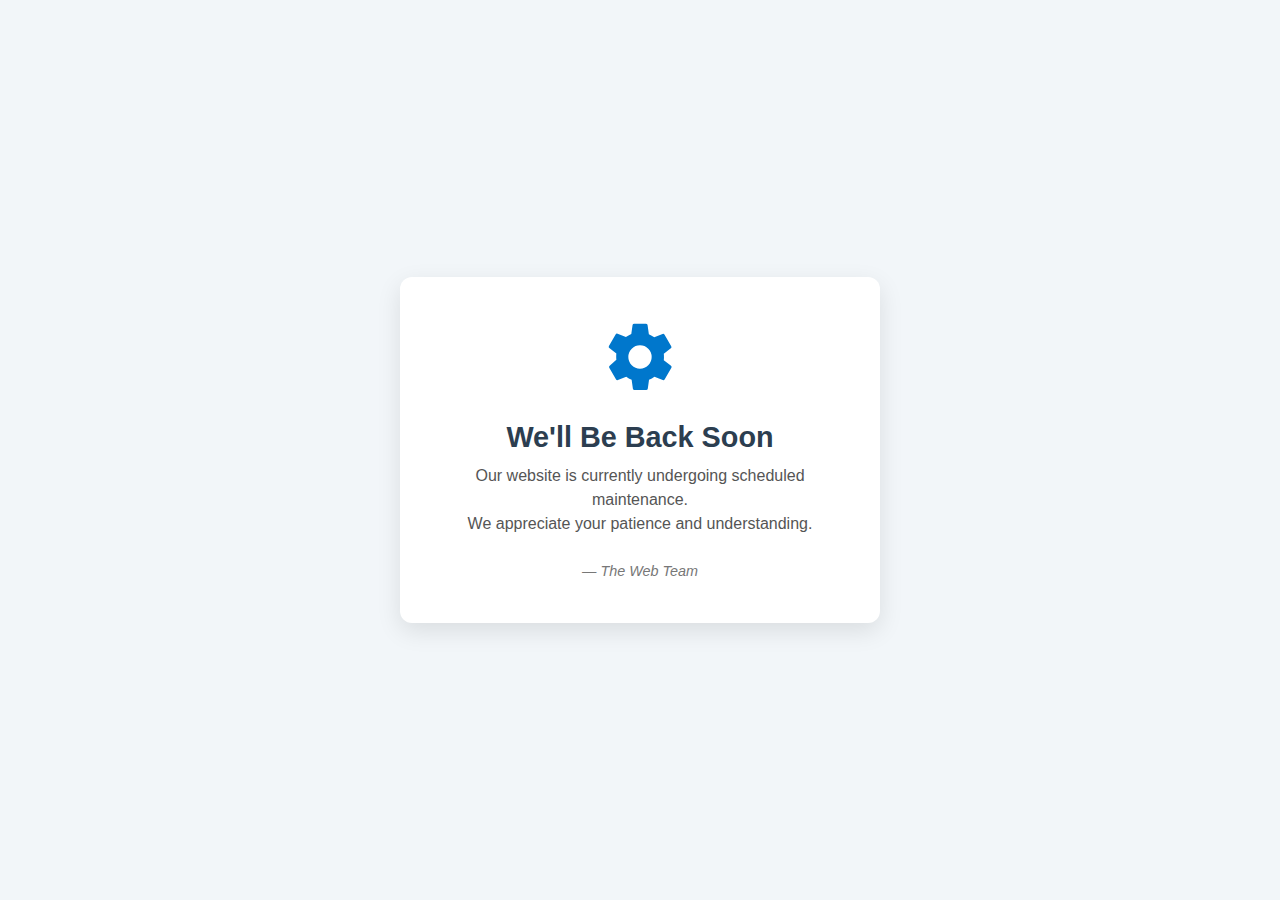
<file: index.html>
<!DOCTYPE html>
<html lang="en">
<head>
  <meta charset="UTF-8" />
  <meta name="viewport" content="width=device-width, initial-scale=1.0" />
  <title>Site Under Maintenance</title>
 <link rel="stylesheet" href="maintenance.css">
</head>
<body>
  <div class="card">
    <!-- Inline SVG: Gear Icon -->
    <svg xmlns="http://www.w3.org/2000/svg" viewBox="0 0 24 24">
      <path d="M19.14,12.94a7.16,7.16,0,0,0,.05-.94,7.16,7.16,0,0,0-.05-.94l2.11-1.65a.5.5,0,0,0,.12-.63l-2-3.46a.5.5,0,0,0-.6-.22l-2.49,1a6.84,6.84,0,0,0-1.62-.94l-.38-2.65A.5.5,0,0,0,13.74,2H10.26a.5.5,0,0,0-.49.42L9.39,5.07a6.84,6.84,0,0,0-1.62.94l-2.49-1a.5.5,0,0,0-.6.22l-2,3.46a.5.5,0,0,0,.12.63l2.11,1.65a7.16,7.16,0,0,0-.05.94,7.16,7.16,0,0,0,.05.94L2.9,14.59a.5.5,0,0,0-.12.63l2,3.46a.5.5,0,0,0,.6.22l2.49-1a6.84,6.84,0,0,0,1.62.94l.38,2.65a.5.5,0,0,0,.49.42h3.48a.5.5,0,0,0,.49-.42l.38-2.65a6.84,6.84,0,0,0,1.62-.94l2.49,1a.5.5,0,0,0,.6-.22l2-3.46a.5.5,0,0,0-.12-.63ZM12,15.5A3.5,3.5,0,1,1,15.5,12,3.5,3.5,0,0,1,12,15.5Z"/>
    </svg>

    <h1>We'll Be Back Soon</h1>
    <p>Our website is currently undergoing scheduled maintenance.<br>
       We appreciate your patience and understanding.</p>
    <p class="signature">— The Web Team</p>
  </div>
</body>
</html>
</file>
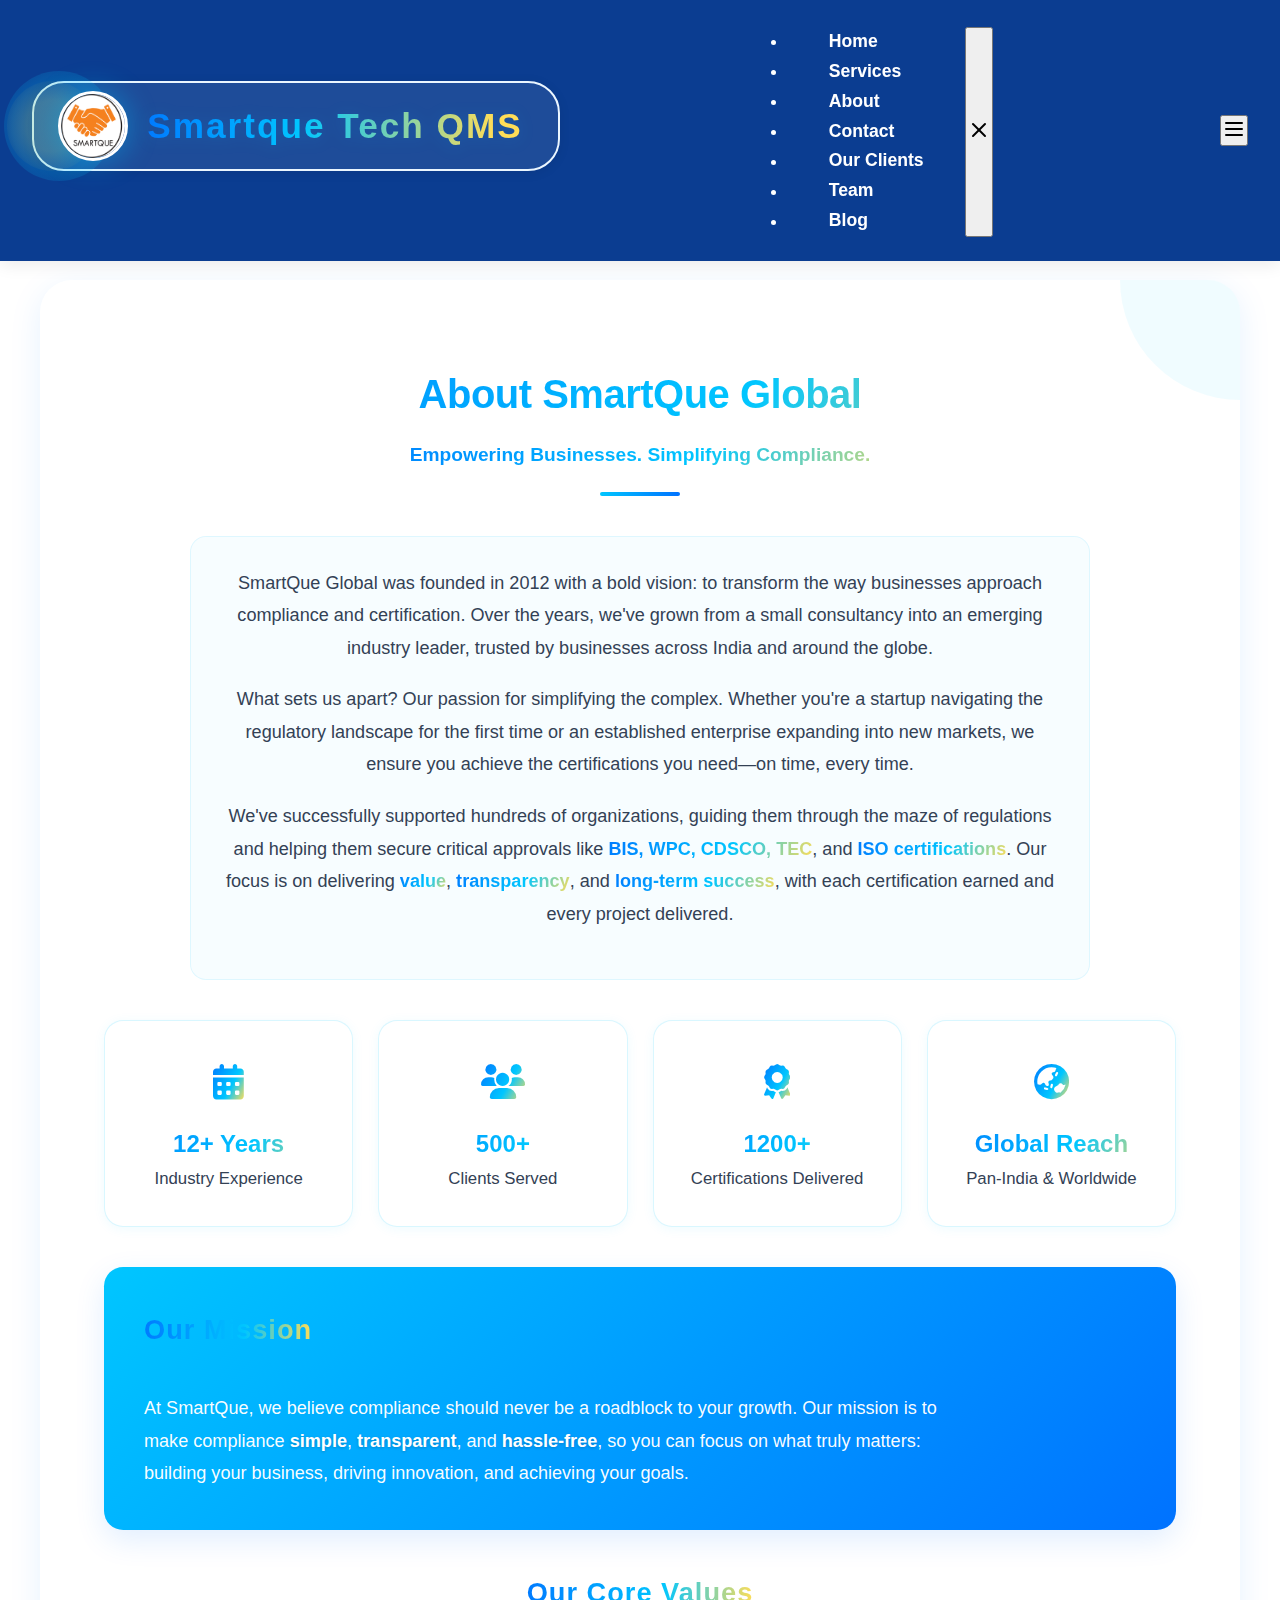
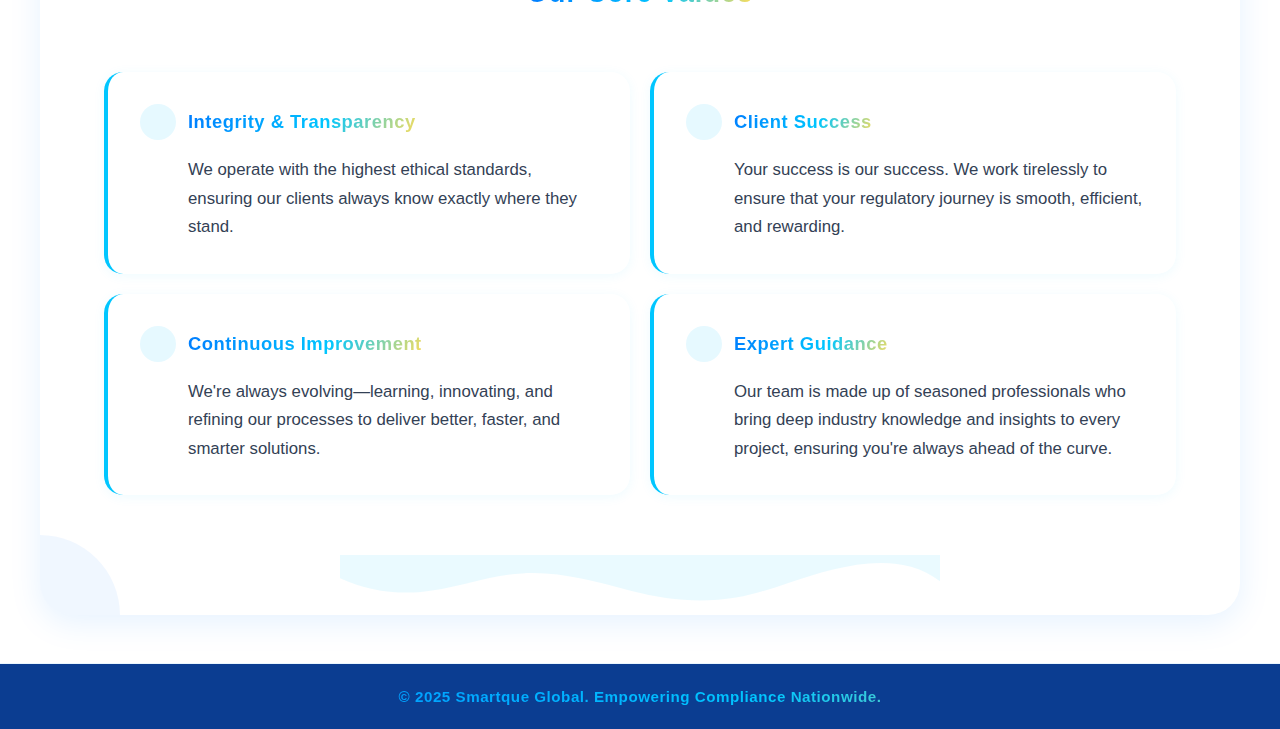
<file: about.html>
<!DOCTYPE html>
<html lang="en">

<head>
  <meta charset="UTF-8" />
  <meta name="viewport" content="width=device-width, initial-scale=1.0" />
  <title>About Us | Smartque Global</title>
  <script src="navbar.js" defer></script>
  <link rel="stylesheet" href="style.css" />
  <link rel="stylesheet" href="https://cdnjs.cloudflare.com/ajax/libs/font-awesome/6.5.0/css/all.min.css" />
  <style>
    html,
    body {
      height: 100%;
      margin: 0;
      padding: 0;
      background: linear-gradient(white) !important;
      background-attachment: fixed;
      background-repeat: no-repeat;
      background-size: cover;
    }

    .gradient-text {
      background: linear-gradient(120deg, #007bff 0%, #00c6ff 60%, #ffdd57 100%);
      -webkit-background-clip: text;
      -webkit-text-fill-color: transparent;
      background-clip: text;
      color: transparent;
    }

    /* Gradient icon utility */
    .gradient-icon {
      background: linear-gradient(120deg, #007bff 0%, #00c6ff 60%, #ffdd57 100%);
      -webkit-background-clip: text;
      -webkit-text-fill-color: transparent;
      background-clip: text;
      color: transparent !important;
      display: inline-block;
    }

      body {
      background: linear-gradient(120deg, #f4f4f9 70%, #eaf6ff 100%);
      min-height: 100vh;
      font-family: 'Segoe UI', Arial, sans-serif;
      margin: 0;
      color: #222;
    }

    .header {
      background: #fff;
      box-shadow: 0 2px 12px rgba(0, 0, 0, 0.04);
      border-radius: 0 0 1.5rem 1.5rem;
      padding: 1.2rem 0 0.7rem 0;
      margin-bottom: 2rem;
    }

    .logo-container {
      display: flex;
      align-items: center;
      justify-content: center;
      gap: 1rem;
    }

    .logo {
      height: 54px;
      width: 54px;
      border-radius: 50%;
      box-shadow: 0 2px 12px #00c6ff33;
      background: #fff;
    }

    .logo-title-gradient {
      font-size: 2rem;
      font-weight: 900;
      background: linear-gradient(90deg, #007bff, #00c6ff 60%, #ffdd57 100%);
      -webkit-background-clip: text;
      -webkit-text-fill-color: transparent;
      background-clip: text;
      letter-spacing: 1px;
      margin: 0;
    }

    .main-nav {
      display: flex;
      justify-content: center;
      gap: 1.5rem;
      margin-top: 0.7rem;
      flex-wrap: wrap;
    }

    .main-nav a {
      color: #007bff;
      text-decoration: none;
      font-weight: 600;
      font-size: 1.08rem;
      padding: 0.3rem 0.7rem;
      border-radius: 8px;
      transition: background 0.2s, color 0.2s;
    }

    .main-nav a.active,
    .main-nav a:hover {
      background: linear-gradient(90deg, #00c6ff 60%, #ffdd57 100%);
      color: #222;
      text-decoration: none;
    }

    .features-section {
      max-width: 1100px;
      margin: 2.5rem auto;
      background: #fff;
      border-radius: 2.2rem;
      box-shadow: 0 8px 32px rgba(0, 123, 255, 0.10);
      padding: 2.5rem 2rem 2rem 2rem;
      display: flex;
      flex-direction: column;
      align-items: center;
    }

    .section-title {
      text-align: center;
      font-size: 2.5rem;
      font-weight: 900;
      margin-bottom: 2.2rem;
      background: linear-gradient(90deg, #007bff, #00c6ff 60%, #ffdd57 100%);
      -webkit-background-clip: text;
      -webkit-text-fill-color: transparent;
      background-clip: text;
      letter-spacing: 1px;
    }

    .accent {
      color: #00c6ff;
    }

    .contact-flex-wrap {
      display: flex;
      gap: 2.5rem;
      width: 100%;
      justify-content: center;
      align-items: stretch;
      flex-wrap: nowrap;
    }

    .contact-card {
      flex: 1 1 340px;
      max-width: 440px;
      min-width: 260px;
      background: linear-gradient(120deg, #f8fbff 80%, #eaf6ff 100%);
      border-radius: 1.2rem;
      box-shadow: 0 2px 12px rgba(0, 0, 0, 0.07);
      padding: 2rem 1.5rem 1.5rem 1.5rem;
      display: flex;
      flex-direction: column;
      gap: 0.7rem;
      margin: 0;
      box-sizing: border-box;
    }

    .contact-info-card p {
      font-size: 1.13rem;
      color: #444;
      margin-bottom: 0.5rem;
      text-align: left;
    }

    .contact-info-card a {
      color: #007bff;
      text-decoration: none;
      font-weight: 700;
      transition: color 0.2s;
    }

    .contact-info-card a:hover {
      color: #00c6ff;
      text-decoration: underline;
    }

    .label {
      color: #222;
      font-weight: 700;
    }

    .address {
      font-weight: 400;
    }

    .whatsapp-btn {
      display: flex;
      align-items: center;
      justify-content: center;
      gap: 10px;
      background: linear-gradient(90deg, #25D366, #00c6ff);
      color: #fff;
      font-weight: 600;
      font-size: 1.13rem;
      padding: 0.85rem 2.2rem;
      border-radius: 30px;
      text-decoration: none;
      margin-top: 1.2rem;
      box-shadow: 0 2px 8px rgba(0, 0, 0, 0.07);
      transition: background 0.2s;
      border: none;
      cursor: pointer;
    }

    .whatsapp-btn:hover,
    .send-btn:focus {
      background: linear-gradient(90deg, #1ebe5d, #00c6ff);
      outline: none;
    }

    .contact-form-card form {
      width: 100%;
      display: flex;
      flex-direction: column;
      justify-content: flex-start;
      align-items: stretch;
      gap: 0;
    }

    .form-title {
      text-align: center;
      color: #00c6ff;
      margin-bottom: 1.2rem;
      font-weight: 900;
      font-size: 1.3rem;
    }

    .form-row {
      display: flex;
      gap: 12px;
      flex-wrap: wrap;
      margin-bottom: 1rem;
    }

    .form-group {
      flex: 1 1 120px;
      min-width: 120px;
      display: flex;
      flex-direction: column;
      margin-bottom: 1rem;
    }

    .form-group label {
      font-weight: 600;
      color: #007bff;
      margin-bottom: 2px;
      font-size: 1rem;
    }

    .form-group input,
    .form-group select,
    .form-group textarea {
      width: 100%;
      padding: 10px 12px;
      border: 2px solid #e0e7ff;
      border-radius: 8px;
      font-size: 1rem;
      margin-top: 4px;
      font-family: inherit;
      transition: border 0.2s;
      background: #fff;
      resize: none;
    }

    .form-group input:focus,
    .form-group select:focus,
    .form-group textarea:focus {
      border: 2px solid #00c6ff;
      outline: none;
    }

    .form-group textarea {
      min-height: 100px;
    }

    .required {
      color: #ff4757;
    }

    #formStatus {
      text-align: center;
      margin-bottom: 1rem;
      font-weight: 600;
      min-height: 1.2em;
      font-size: 1.05rem;
    }
    .core-values {
      display: grid;
      grid-template-columns: repeat(2, 1fr);
      gap: 20px;
      margin-top: 1.5rem;
    }
    .gradient-line{
      content: '';
      position: absolute;
      bottom: 0;
      left: 50%;
      transform: translateX(-50%);
      width: 80px;
      height: 4px;
      background: linear-gradient(90deg, #00c6ff, #0072ff);
      border-radius: 2px;
    }

    /* --- Responsive Styles --- */
    @media (max-width: 1100px) {
      .features-section {
        max-width: 98vw;
        padding: 1.2rem 0.5rem;
      }
    }

    @media (max-width: 950px) {
      .features-section {
        max-width: 99vw;
        padding: 1.2rem 0.5rem;
      }
      .contact-flex-wrap {
        flex-direction: column;
        gap: 1.5rem;
        align-items: stretch;
      }
      .contact-card {
        max-width: 100%;
      }
    }

    @media (max-width: 800px) {
      .content-wrapper {
        padding: 2rem 0.5rem !important;
      }
      .features-section {
        padding: 1.2rem 0.2rem;
      }
      .section-title {
        font-size: 2rem;
      }
      .gradient-text {
        font-size: 1.2rem;
      }
      /* Stats grid: 2 columns */
      #about .content-wrapper > div[style*="display:grid;grid-template-columns:repeat(4,1fr)"] {
        grid-template-columns: repeat(2, 1fr) !important;
        gap: 18px !important;
      }
      /* Core values grid: 1 column */
      #about .content-wrapper > div[style*="display:grid;grid-template-columns:repeat(2,1fr)"] {
        grid-template-columns: repeat(1,1fr) !important;
        gap: 18px !important;
      }
       .gradient-line{
        width: 60px !important;
        height:1px !important;
        padding: 2px !important;
      }
    }

    @media (max-width: 600px) {
      .features-section {
        padding: 0.7rem 0.1rem;
        border-radius: 1rem;
        margin: 0.7rem 0.05rem;
      }
      .content-wrapper {
        padding: 1rem 0.1rem !important;
      }
      .section-title {
        font-size: 1.3rem;
      }
      .gradient-text {
        font-size: 1rem;
      }
      /* Stats grid: 1 column */
      #about .content-wrapper > div[style*="display:grid;grid-template-columns:repeat(4,1fr)"] {
        grid-template-columns:  1fr !important;
        gap: 12px !important;
      }
      /* Core values grid: 1 column */
      #about .content-wrapper .core-values{
        grid-template-columns: repeat(1,1fr) !important;
        gap: 12px !important;
      }
      /* Padding and font size adjustments */
      #about .content-wrapper > div {
        padding: 1rem 0.5rem !important;
        font-size: 0.97rem !important;
      }
      .whatsapp-btn {
        font-size: 0.97rem;
        padding: 0.5rem 1rem;
        border-radius: 1rem;
      }
      .gradient-line{
        width: 60px !important;
        height:1px !important;
        padding: 2px !important;
      }
    }

    @media (max-width: 400px) {
      .features-section {
        padding: 0.3rem 0.01rem;
      }
      .content-wrapper {
        padding: 0.5rem 0.01rem !important;
      }
      .section-title {
        font-size: 1.1rem;
      }
      .gradient-text {
        font-size: 0.9rem;
      }
       .gradient-line{
        width: 60px !important;
        height:1px !important;
        padding: 1px !important;
      }
    }
  </style>

</head>

<body>
  <header id="main_navbar"> </header>


  <body>
    <section id="about" class="features-section"
      style="margin:2.5rem auto;max-width:1200px;border-radius:2rem;box-shadow:0 8px 32px rgba(0,123,255,0.10);background:#fff;position:relative;overflow:hidden;">
      <!-- Decorative Elements -->
      <div
        style="position:absolute;top:-120px;right:-120px;width:240px;height:240px;border-radius:50%;background:#00c6ff;opacity:0.06;z-index:0;">
      </div>
      <div
        style="position:absolute;bottom:-80px;left:-80px;width:160px;height:160px;border-radius:50%;background:#0072ff;opacity:0.06;z-index:0;">
      </div>
      <div
        style="position:absolute;bottom:0;left:0;width:100%;height:60px;opacity:0.08;z-index:0;background:url('data:image/svg+xml;utf8,<svg viewBox=\'0 0 1200 120\' xmlns=\'http://www.w3.org/2000/svg\' fill=\'%2300c6ff\'><path d=\'M0 0v46.29c47.79 22.2 103.59 32.17 158 28 70.36-5.37 136.33-33.31 206.8-37.5 73.84-4.36 147.54 16.88 218.2 35.26 69.27 18 138.3 24.88 209.4 13.08 36.15-6 69.85-17.84 104.45-29.34C989.49 25 1113-14.29 1200 52.47V0z\' /></svg>');background-size:1200px 60px;">
      </div>
      <div class="content-wrapper" style="position:relative;z-index:10;padding:3.5rem 2rem;">
        <!-- Header Section -->
        <div style="text-align:center;margin-bottom:2.5rem;position:relative;padding-bottom:1.5rem;">
          <h1 class="gradient-text"
            style="font-family:'Montserrat',sans-serif;font-size:2.5rem;font-weight:900;margin-bottom:0.7rem;letter-spacing:-0.5px;">
            About SmartQue Global</h1>
          <p class="subheading gradient-text" style="font-size:1.2rem;font-weight:600;max-width:600px;margin:0 auto;">
            Empowering Businesses. Simplifying Compliance.</p>
          <div class="gradient-line">
          </div>
        </div>
        <!-- Introduction -->
        <div
          style="margin-bottom:2.5rem;text-align:center;max-width:900px;margin-left:auto;margin-right:auto;position:relative;padding:30px;border-radius:16px;background:rgba(0,198,255,0.03);border:1px solid rgba(0,198,255,0.1);">
          <p style="font-size:1.13rem;margin-bottom:1.2rem;color:#334155;line-height:1.8;">SmartQue Global was founded
            in 2012 with a bold vision: to transform the way businesses approach compliance and certification. Over the
            years, we've grown from a small consultancy into an emerging industry leader, trusted by businesses across
            India and around the globe.</p>
          <p style="font-size:1.13rem;margin-bottom:1.2rem;color:#334155;line-height:1.8;">What sets us apart? Our
            passion for simplifying the complex. Whether you're a startup navigating the regulatory landscape for the
            first time or an established enterprise expanding into new markets, we ensure you achieve the certifications
            you need—on time, every time.</p>
          <p style="font-size:1.13rem;margin-bottom:1.2rem;color:#334155;line-height:1.8;">We've successfully supported
            hundreds of organizations, guiding them through the maze of regulations and helping them secure critical
            approvals like <strong class="gradient-text">BIS, WPC, CDSCO, TEC</strong>, and <strong
              class="gradient-text">ISO certifications</strong>. Our focus is on delivering <strong
              class="gradient-text">value</strong>, <strong class="gradient-text">transparency</strong>, and <strong
              class="gradient-text">long-term success</strong>, with each certification earned and every project
            delivered.</p>
        </div>
        <!-- Stats Section -->
        <div style="display:grid;grid-template-columns:repeat(4,1fr);gap:25px;margin:2.5rem 0;">
          <div
            style="text-align:center;background:#fff;padding:2rem 1rem;border-radius:1.2rem;box-shadow:0 2px 12px rgba(0,198,255,0.07);border:1px solid rgba(0,198,255,0.15);">
            <div style="font-size:2.2rem;margin-bottom:0.7rem;"><i class="fas fa-calendar-alt gradient-icon"></i></div>
            <div style="font-size:1.5rem;font-weight:700;" class="gradient-text">12+ Years</div>
            <div style="font-size:1.05rem;color:#334155;font-weight:500;">Industry Experience</div>
          </div>
          <div
            style="text-align:center;background:#fff;padding:2rem 1rem;border-radius:1.2rem;box-shadow:0 2px 12px rgba(0,198,255,0.07);border:1px solid rgba(0,198,255,0.15);">
            <div style="font-size:2.2rem;margin-bottom:0.7rem;"><i class="fas fa-users gradient-icon"></i></div>
            <div style="font-size:1.5rem;font-weight:700;" class="gradient-text">500+</div>
            <div style="font-size:1.05rem;color:#334155;font-weight:500;">Clients Served</div>
          </div>
          <div
            style="text-align:center;background:#fff;padding:2rem 1rem;border-radius:1.2rem;box-shadow:0 2px 12px rgba(0,198,255,0.07);border:1px solid rgba(0,198,255,0.15);">
            <div style="font-size:2.2rem;margin-bottom:0.7rem;"><i class="fas fa-award gradient-icon"></i></div>
            <div style="font-size:1.5rem;font-weight:700;" class="gradient-text">1200+</div>
            <div style="font-size:1.05rem;color:#334155;font-weight:500;">Certifications Delivered</div>
          </div>
          <div
            style="text-align:center;background:#fff;padding:2rem 1rem;border-radius:1.2rem;box-shadow:0 2px 12px rgba(0,198,255,0.07);border:1px solid rgba(0,198,255,0.15);">
            <div style="font-size:2.2rem;margin-bottom:0.7rem;"><i class="fas fa-globe-asia gradient-icon"></i></div>
            <div style="font-size:1.5rem;font-weight:700;" class="gradient-text">Global Reach</div>
            <div style="font-size:1.05rem;color:#334155;font-weight:500;">Pan-India & Worldwide</div>
          </div>
        </div>
        <!-- Mission Section -->
        <div
          style="background:linear-gradient(135deg,#00c6ff 0%,#0072ff 100%);padding:2.5rem;border-radius:1.2rem;margin:2.5rem 0;position:relative;overflow:hidden;box-shadow:0 10px 30px rgba(0,114,255,0.12);">
          <h2 class="gradient-text"
            style="font-family:'Montserrat',sans-serif;font-size:1.7rem;font-weight:700;margin-bottom:1.2rem;display:inline-block;">
            Our Mission</h2>
          <p style="font-size:1.13rem;color:rgba(255,255,255,0.97);max-width:800px;line-height:1.8;margin-top:20px;">At
            SmartQue, we believe compliance should never be a roadblock to your growth. Our mission is to make
            compliance <strong style="color:#fff;text-shadow:0 1px 3px rgba(0,0,0,0.2);">simple</strong>, <strong
              style="color:#fff;text-shadow:0 1px 3px rgba(0,0,0,0.2);">transparent</strong>, and <strong
              style="color:#fff;text-shadow:0 1px 3px rgba(0,0,0,0.2);">hassle-free</strong>, so you can focus on what
            truly matters: building your business, driving innovation, and achieving your goals.</p>
        </div>
        <!-- Values Section -->
        <div style="margin-bottom:2.5rem;">
          <h2 class="gradient-text"
            style="font-family:'Montserrat',sans-serif;font-size:1.7rem;font-weight:700;margin-bottom:2rem;text-align:center;position:relative;display:inline-block;left:50%;transform:translateX(-50%);">
            Our Core Values</h2>
          <div class="core-values">
            <div
              style="background:#fff;border-radius:1.2rem;padding:2rem;box-shadow:0 2px 12px rgba(0,198,255,0.07);border-left:4px solid #00c6ff;position:relative;overflow:hidden;">
              <h3
                style="font-size:1.15rem;margin-bottom:1rem;display:flex;align-items:center;position:relative;z-index:1;">
                <i class="fas fa-handshake gradient-icon"
                  style="margin-right:12px;background:#e6f9ff;width:36px;height:36px;border-radius:50%;display:flex;align-items:center;justify-content:center;font-size:1.2rem;"></i>
                <span class="gradient-text">Integrity & Transparency</span>
              </h3>
              <p style="font-size:1.05rem;color:#334155;padding-left:48px;position:relative;z-index:1;">We operate with
                the highest ethical standards, ensuring our clients always know exactly where they stand.</p>
            </div>
            <div
              style="background:#fff;border-radius:1.2rem;padding:2rem;box-shadow:0 2px 12px rgba(0,198,255,0.07);border-left:4px solid #00c6ff;position:relative;overflow:hidden;">
              <h3
                style="font-size:1.15rem;margin-bottom:1rem;display:flex;align-items:center;position:relative;z-index:1;">
                <i class="fas fa-trophy gradient-icon"
                  style="margin-right:12px;background:#e6f9ff;width:36px;height:36px;border-radius:50%;display:flex;align-items:center;justify-content:center;font-size:1.2rem;"></i>
                <span class="gradient-text">Client Success</span>
              </h3>
              <p style="font-size:1.05rem;color:#334155;padding-left:48px;position:relative;z-index:1;">Your success is
                our success. We work tirelessly to ensure that your regulatory journey is smooth, efficient, and
                rewarding.</p>
            </div>
            <div
              style="background:#fff;border-radius:1.2rem;padding:2rem;box-shadow:0 2px 12px rgba(0,198,255,0.07);border-left:4px solid #00c6ff;position:relative;overflow:hidden;">
              <h3
                style="font-size:1.15rem;margin-bottom:1rem;display:flex;align-items:center;position:relative;z-index:1;">
                <i class="fas fa-chart-line gradient-icon"
                  style="margin-right:12px;background:#e6f9ff;width:36px;height:36px;border-radius:50%;display:flex;align-items:center;justify-content:center;font-size:1.2rem;"></i>
                <span class="gradient-text">Continuous Improvement</span>
              </h3>
              <p style="font-size:1.05rem;color:#334155;padding-left:48px;position:relative;z-index:1;">We're always
                evolving—learning, innovating, and refining our processes to deliver better, faster, and smarter
                solutions.</p>
            </div>
            <div
              style="background:#fff;border-radius:1.2rem;padding:2rem;box-shadow:0 2px 12px rgba(0,198,255,0.07);border-left:4px solid #00c6ff;position:relative;overflow:hidden;">
              <h3
                style="font-size:1.15rem;margin-bottom:1rem;display:flex;align-items:center;position:relative;z-index:1;">
                <i class="fas fa-lightbulb gradient-icon"
                  style="margin-right:12px;background:#e6f9ff;width:36px;height:36px;border-radius:50%;display:flex;align-items:center;justify-content:center;font-size:1.2rem;"></i>
                <span class="gradient-text">Expert Guidance</span>
              </h3>
              <p style="font-size:1.05rem;color:#334155;padding-left:48px;position:relative;z-index:1;">Our team is made
                up of seasoned professionals who bring deep industry knowledge and insights to every project, ensuring
                you're always ahead of the curve.</p>
            </div>
          </div>
        </div>
      </div>
    </section>
    <footer>
      <p class="gradient-text">&copy; 2025 Smartque Global. Empowering Compliance Nationwide.</p>
    </footer>


    <!-- navbar -->
    <script>
      function loadServiceComponent() {
        fetch('/component/NavBar.html')
          .then(res => res.text())
          .then(html => {
            const container = document.getElementById('main_navbar');
            container.innerHTML = html;

            const scripts = container.querySelectorAll("script");
            scripts.forEach(oldScript => {
              const newScript = document.createElement("script");
              if (oldScript.src) {
                newScript.src = oldScript.src;
              } else {
                newScript.textContent = oldScript.textContent;
              }
              document.body.appendChild(newScript); // Append to body so it executes
            });
          });
      }

      document.addEventListener("DOMContentLoaded", loadServiceComponent);
    </script>
  </body>

</html>
</file>
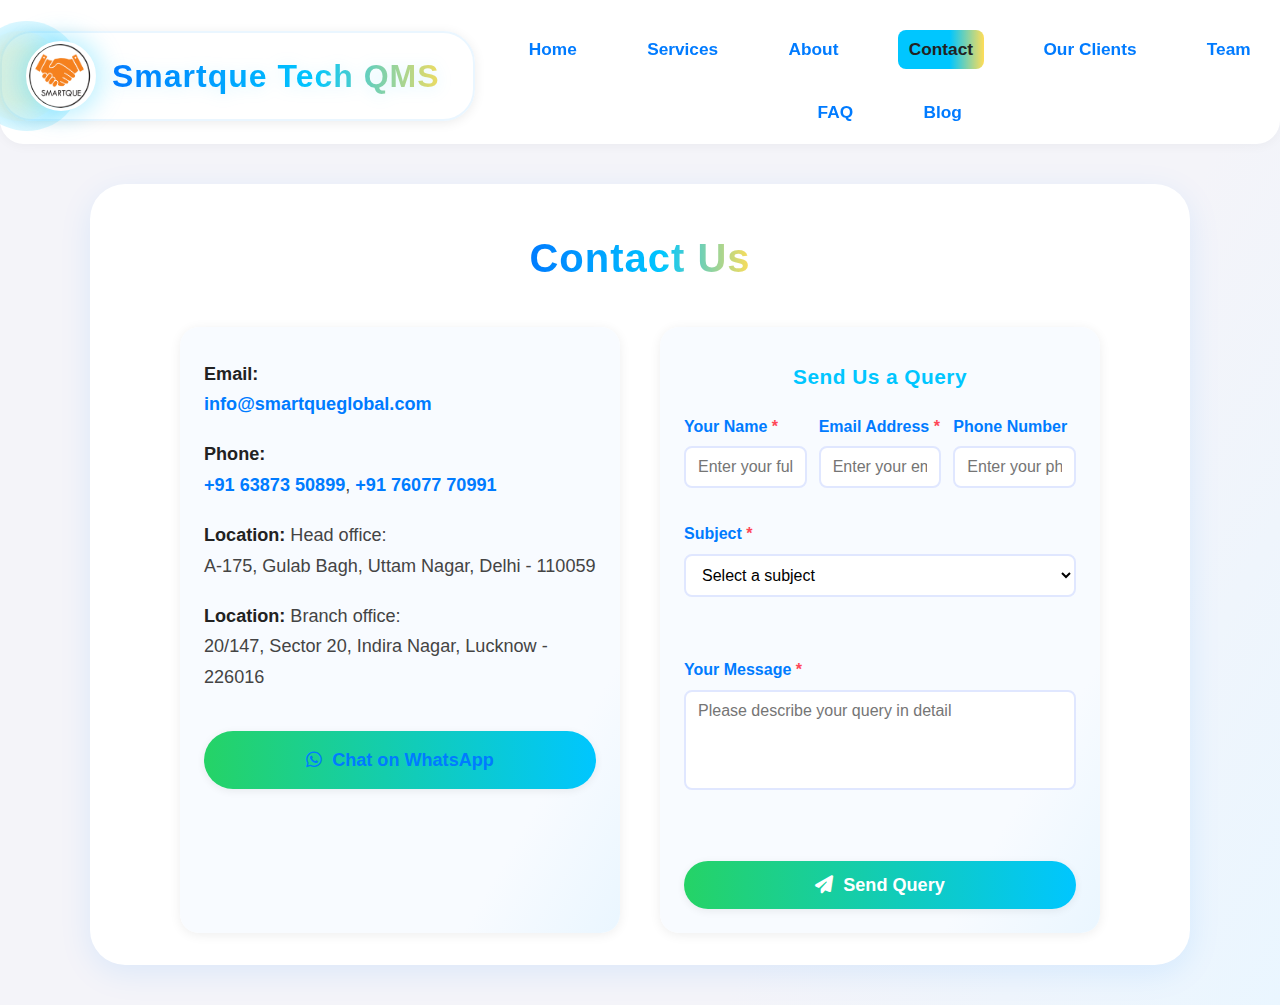
<file: contact.html>
<!DOCTYPE html>
<html lang="en">
<head>
  <meta charset="UTF-8" />
  <meta name="viewport" content="width=device-width, initial-scale=1.0" />
  <title>Contact | SmartQue Global</title>
  <link rel="stylesheet" href="style.css" />
  <link rel="stylesheet" href="https://cdnjs.cloudflare.com/ajax/libs/font-awesome/6.5.0/css/all.min.css"/>
  <style>
    body {
      background: linear-gradient(120deg, #f4f4f9 70%, #eaf6ff 100%);
      min-height: 100vh;
      font-family: 'Segoe UI', Arial, sans-serif;
      margin: 0;
      color: #222;
    }
    .header {
      background: #fff;
      box-shadow: 0 2px 12px rgba(0,0,0,0.04);
      border-radius: 0 0 1.5rem 1.5rem;
      padding: 1.2rem 0 0.7rem 0;
      margin-bottom: 2rem;
    }
    .logo-container {
      display: flex;
      align-items: center;
      justify-content: center;
      gap: 1rem;
    }
    .logo {
      height: 54px;
      width: 54px;
      border-radius: 50%;
      box-shadow: 0 2px 12px #00c6ff33;
      background: #fff;
    }
    .logo-title-gradient {
      font-size: 2rem;
      font-weight: 900;
      background: linear-gradient(90deg, #007bff, #00c6ff 60%, #ffdd57 100%);
      -webkit-background-clip: text;
      -webkit-text-fill-color: transparent;
      background-clip: text;
      letter-spacing: 1px;
      margin: 0;
    }
    .main-nav {
      display: flex;
      justify-content: center;
      gap: 1.5rem;
      margin-top: 0.7rem;
      flex-wrap: wrap;
    }
    .main-nav a {
      color: #007bff;
      text-decoration: none;
      font-weight: 600;
      font-size: 1.08rem;
      padding: 0.3rem 0.7rem;
      border-radius: 8px;
      transition: background 0.2s, color 0.2s;
    }
    .main-nav a.active,
    .main-nav a:hover {
      background: linear-gradient(90deg, #00c6ff 60%, #ffdd57 100%);
      color: #222;
      text-decoration: none;
    }
    .features-section {
      max-width: 1100px;
      margin: 2.5rem auto;
      background: #fff;
      border-radius: 2.2rem;
      box-shadow: 0 8px 32px rgba(0,123,255,0.10);
      padding: 2.5rem 2rem 2rem 2rem;
      display: flex;
      flex-direction: column;
      align-items: center;
    }
    .section-title {
      text-align: center;
      font-size: 2.5rem;
      font-weight: 900;
      margin-bottom: 2.2rem;
      background: linear-gradient(90deg, #007bff, #00c6ff 60%, #ffdd57 100%);
      -webkit-background-clip: text;
      -webkit-text-fill-color: transparent;
      background-clip: text;
      letter-spacing: 1px;
    }
    .accent { color: #00c6ff; }
    .contact-flex-wrap {
      display: flex;
      gap: 2.5rem;
      width: 100%;
      justify-content: center;
      align-items: stretch;
      flex-wrap: nowrap;
    }
    .contact-card {
      flex: 1 1 340px;
      max-width: 440px;
      min-width: 260px;
      background: linear-gradient(120deg, #f8fbff 80%, #eaf6ff 100%);
      border-radius: 1.2rem;
      box-shadow: 0 2px 12px rgba(0,0,0,0.07);
      padding: 2rem 1.5rem 1.5rem 1.5rem;
      display: flex;
      flex-direction: column;
      gap: 0.7rem;
      margin: 0;
      box-sizing: border-box;
    }
    .contact-info-card p {
      font-size: 1.13rem;
      color: #444;
      margin-bottom: 0.5rem;
      text-align: left;
    }
    .contact-info-card a {
      color: #007bff;
      text-decoration: none;
      font-weight: 700;
      transition: color 0.2s;
    }
    .contact-info-card a:hover {
      color: #00c6ff;
      text-decoration: underline;
    }
    .label { color: #222; font-weight: 700; }
    .address { font-weight: 400; }
    .whatsapp-btn {
      display: flex;
      align-items: center;
      justify-content: center;
      gap: 10px;
      background: linear-gradient(90deg,#25D366,#00c6ff);
      color: #fff;
      font-weight: 600;
      font-size: 1.13rem;
      padding: 0.85rem 2.2rem;
      border-radius: 30px;
      text-decoration: none;
      margin-top: 1.2rem;
      box-shadow: 0 2px 8px rgba(0,0,0,0.07);
      transition: background 0.2s;
      border: none;
      cursor: pointer;
    }
    .whatsapp-btn:hover,
    .send-btn:focus {
      background: linear-gradient(90deg,#1ebe5d,#00c6ff);
      outline: none;
    }
    .contact-form-card form {
      width: 100%;
      display: flex;
      flex-direction: column;
      justify-content: flex-start;
      align-items: stretch;
      gap: 0;
    }
    .form-title {
      text-align: center;
      color: #00c6ff;
      margin-bottom: 1.2rem;
      font-weight: 900;
      font-size: 1.3rem;
    }
    .form-row {
      display: flex;
      gap: 12px;
      flex-wrap: wrap;
      margin-bottom: 1rem;
    }
    .form-group {
      flex: 1 1 120px;
      min-width: 120px;
      display: flex;
      flex-direction: column;
      margin-bottom: 1rem;
    }
    .form-group label {
      font-weight: 600;
      color: #007bff;
      margin-bottom: 2px;
      font-size: 1rem;
    }
    .form-group input,
    .form-group select,
    .form-group textarea {
      width: 100%;
      padding: 10px 12px;
      border: 2px solid #e0e7ff;
      border-radius: 8px;
      font-size: 1rem;
      margin-top: 4px;
      font-family: inherit;
      transition: border 0.2s;
      background: #fff;
      resize: none;
    }
    .form-group input:focus,
    .form-group select:focus,
    .form-group textarea:focus {
      border: 2px solid #00c6ff;
      outline: none;
    }
    .form-group textarea {
      min-height: 100px;
    }
    .required { color: #ff4757; }
    #formStatus {
      text-align: center;
      margin-bottom: 1rem;
      font-weight: 600;
      min-height: 1.2em;
      font-size: 1.05rem;
    }
    @media (max-width: 950px) {
      .features-section {
        max-width: 98vw;
        padding: 1.2rem 0.5rem;
      }
      .contact-flex-wrap {
        flex-direction: column;
        gap: 1.5rem;
        align-items: stretch;
      }
      .contact-card {
        max-width: 100%;
      }
      .form-row {
        flex-direction: column;
        gap: 0;
      }
      .whatsapp-btn {
        width: 100%;
      }
    }
    @media (max-width: 600px) {
      .features-section { padding: 1.2rem 0.5rem; }
      .contact-card { padding: 1.2rem 0.5rem; }
      .section-title { font-size: 2rem; }
      .logo-title-gradient { font-size: 1.3rem; }
    }
  </style>
</head>
<body>
  <header class="header">
    <div class="logo-container animated-logo">
      <img src="images/logo-1.png" alt="SmartQue Global logo" class="logo spin-glow" />
      <h1 class="logo-title-gradient">Smartque Tech QMS </h1>
    </div>
    <nav class="main-nav">
      <a href="index.html">Home</a>
      <a href="services.html">Services</a>
      <a href="about.html">About</a>
      <a href="contact.html" class="active">Contact</a>
      <a href="clients.html">Our Clients</a>
      <a href="team.html">Team</a>
      <a href="faq.html">FAQ</a>
      <a href="blog.html">Blog</a>
    </nav>
  </header>
  <section class="features-section">
    <h2 class="section-title">
      Contact <span class="accent">Us</span>
    </h2>
    <div class="contact-flex-wrap">
      <!-- Contact Info Card -->
      <div class="contact-card contact-info-card">
        <p>
          <span class="label">Email:</span><br>
          <a href="mailto:info@smartqueglobal.com">info@smartqueglobal.com</a>
        </p>
        <p>
          <span class="label">Phone:</span><br>
          <a href="tel:+916387350899">+91 63873 50899</a>,
          <a href="tel:+917607770991">+91 76077 70991</a>
        </p>
        <p>
          <span class="label">Location:</span> Head office:<br>
          <span class="address">A-175, Gulab Bagh, Uttam Nagar, Delhi - 110059</span>
        </p>
        <p>
          <span class="label">Location:</span> Branch office:<br>
          <span class="address">20/147, Sector 20, Indira Nagar, Lucknow - 226016</span>
        </p>
        <a href="https://wa.me/916387350899" target="_blank" class="whatsapp-btn">
          <i class="fa-brands fa-whatsapp"></i> Chat on WhatsApp
        </a>
      </div>
      <!-- Query Form Card -->
      <div class="contact-card contact-form-card">
        <form id="queryForm" action="#" method="POST">
          <h3 class="form-title">Send Us a Query</h3>
          <div class="form-row">
            <div class="form-group">
              <label for="name">Your Name <span class="required">*</span></label>
              <input type="text" id="name" name="name" required placeholder="Enter your full name">
            </div>
            <div class="form-group">
              <label for="email">Email Address <span class="required">*</span></label>
              <input type="email" id="email" name="email" required placeholder="Enter your email address">
            </div>
            <div class="form-group">
              <label for="phone">Phone Number</label>
              <input type="tel" id="phone" name="phone" placeholder="Enter your phone number">
            </div>
          </div>
          <div class="form-group">
            <label for="subject">Subject <span class="required">*</span></label>
            <select id="subject" name="subject" required>
              <option value="">Select a subject</option>
              <option value="General Inquiry">General Inquiry</option>
              <option value="Product Support">Product Support</option>
              <option value="Partnership">Partnership</option>
              <option value="Feedback">Feedback</option>
              <option value="Other">Other</option>
            </select>
          </div>
          <div class="form-group">
            <label for="message">Your Message <span class="required">*</span></label>
            <textarea id="message" name="message" required placeholder="Please describe your query in detail"></textarea>
          </div>
          <div id="formStatus"></div>
          <button type="submit" class="whatsapp-btn send-btn">
            <i class="fas fa-paper-plane"></i> Send Query
          </button>
        </form>
      </div>
    </div>
  </section>
  <script>
    document.getElementById('queryForm').addEventListener('submit', function(e) {
      e.preventDefault();
      const name = document.getElementById('name').value.trim();
      const email = document.getElementById('email').value.trim();
      const subject = document.getElementById('subject').value.trim();
      const message = document.getElementById('message').value.trim();
      const statusDiv = document.getElementById('formStatus');
      statusDiv.style.color = "#ff4757";
      statusDiv.textContent = "";

      // Basic validation
      if (!name || !email || !subject || !message) {
        statusDiv.textContent = "Please fill in all required fields.";
        return;
      }
      // Email format validation
      const emailPattern = /^[^\s@]+@[^\s@]+\.[^\s@]+$/;
      if (!emailPattern.test(email)) {
        statusDiv.textContent = "Please enter a valid email address.";
        return;
      }

      const btn = this.querySelector('button[type="submit"]');
      btn.innerHTML = '<i class="fas fa-spinner fa-spin"></i> Sending...';
      btn.disabled = true;
      statusDiv.textContent = "";

      // Simulate sending (replace with real AJAX in production)
      setTimeout(() => {
        statusDiv.style.color = "#22bb33";
        statusDiv.textContent = "Thank you! Your query has been sent to info@smartqueglobal.com.";
        btn.innerHTML = '<i class="fas fa-paper-plane"></i> Send Query';
        btn.disabled = false;
        this.reset();
      }, 1800);
    });
  </script>
</body>
</html>
</file>
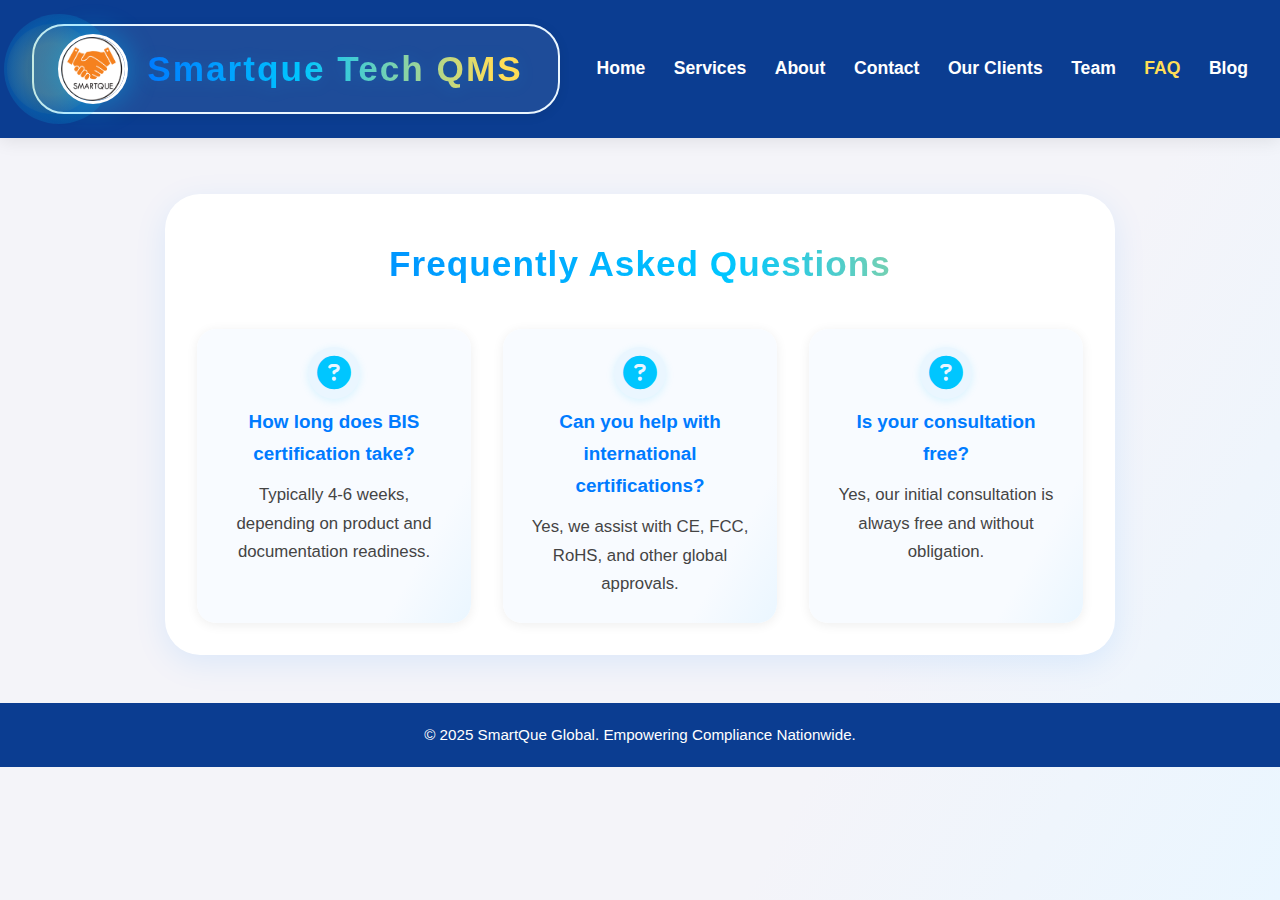
<file: faq.html>
<!DOCTYPE html>
<html lang="en">
<head>
  <meta charset="UTF-8" />
  <meta name="viewport" content="width=device-width, initial-scale=1.0" />
  <title>FAQ | SmartQue Global</title>
  <link rel="stylesheet" href="style.css" />
  <link rel="stylesheet" href="https://cdnjs.cloudflare.com/ajax/libs/font-awesome/6.5.0/css/all.min.css"/>
  <style>
    body {
      background: linear-gradient(120deg, #f4f4f9 70%, #eaf6ff 100%);
      min-height: 100vh;
    }
    .features-section {
      max-width: 950px;
      margin: 3.5rem auto 2.5rem auto;
      background: #fff;
      border-radius: 2.2rem;
      box-shadow: 0 8px 32px rgba(0,123,255,0.10);
      padding: 2.5rem 2rem 2rem 2rem;
      animation: fadeInUp 1.2s;
    }
    .features-section h2 {
      text-align: center;
      font-size: 2.2rem;
      font-weight: 900;
      margin-bottom: 2.2rem;
      background: linear-gradient(90deg, #007bff, #00c6ff 60%, #ffdd57 100%);
      -webkit-background-clip: text;
      -webkit-text-fill-color: transparent;
      background-clip: text;
      letter-spacing: 1px;
    }
    .features-list {
      display: flex;
      flex-wrap: wrap;
      gap: 2rem;
      justify-content: center;
    }
    .feature-card {
      background: linear-gradient(120deg, #f8fbff 80%, #eaf6ff 100%);
      border-radius: 1.2rem;
      box-shadow: 0 2px 12px rgba(0,0,0,0.07);
      padding: 2rem 1.5rem 1.5rem 1.5rem;
      min-width: 260px;
      max-width: 320px;
      flex: 1 1 260px;
      display: flex;
      flex-direction: column;
      align-items: center;
      transition: box-shadow 0.2s, transform 0.2s;
      position: relative;
    }
    .feature-card:hover {
      box-shadow: 0 8px 32px rgba(0,123,255,0.13);
      transform: translateY(-6px) scale(1.03);
    }
    .feature-card::before {
      content: "\f059";
      font-family: "Font Awesome 6 Free";
      font-weight: 900;
      font-size: 2.1rem;
      color: #00c6ff;
      background: #eaf6ff;
      border-radius: 50%;
      width: 52px;
      height: 52px;
      display: flex;
      align-items: center;
      justify-content: center;
      box-shadow: 0 2px 8px #00c6ff22;
      margin-bottom: 1.1rem;
      position: absolute;
      top: 1.1rem;
      left: 50%;
      transform: translateX(-50%);
    }
    .feature-title {
      font-size: 1.18rem;
      font-weight: 700;
      color: #007bff;
      margin-bottom: 0.7rem;
      margin-top: 2.8rem;
      text-align: center;
    }
    .feature-desc {
      font-size: 1.05rem;
      color: #444;
      text-align: center;
    }
    @media (max-width: 900px) {
      .features-list { flex-direction: column; align-items: center; }
      .features-section { padding: 1.2rem 0.5rem; }
    }
  </style>
</head>
<body>
  <header>
    <div class="logo-container animated-logo">
      <img src="images/logo-1.png" alt="SmartQue Global logo" class="logo spin-glow" />
      <h1 class="logo-title-gradient">Smartque Tech QMS </h1>
    </div>
    <nav>
      <a href="index.html">Home</a>
      <a href="services.html">Services</a>
      <a href="about.html">About</a>
      <a href="contact.html">Contact</a>
      <a href="clients.html">Our Clients</a>
      <a href="team.html">Team</a>
      <a href="faq.html" style="color:#ffdd57;">FAQ</a>
      <a href="blog.html">Blog</a>
    </nav>
  </header>
  <section class="features-section">
    <h2>Frequently Asked Questions</h2>
    <div class="features-list">
      <div class="feature-card">
        <div class="feature-title">How long does BIS certification take?</div>
        <div class="feature-desc">Typically 4-6 weeks, depending on product and documentation readiness.</div>
      </div>
      <div class="feature-card">
        <div class="feature-title">Can you help with international certifications?</div>
        <div class="feature-desc">Yes, we assist with CE, FCC, RoHS, and other global approvals.</div>
      </div>
      <div class="feature-card">
        <div class="feature-title">Is your consultation free?</div>
        <div class="feature-desc">Yes, our initial consultation is always free and without obligation.</div>
      </div>
    </div>
  </section>
  <footer>
    <p>&copy; 2025 SmartQue Global. Empowering Compliance Nationwide.</p>
  </footer>
</body>
</html>
</file>
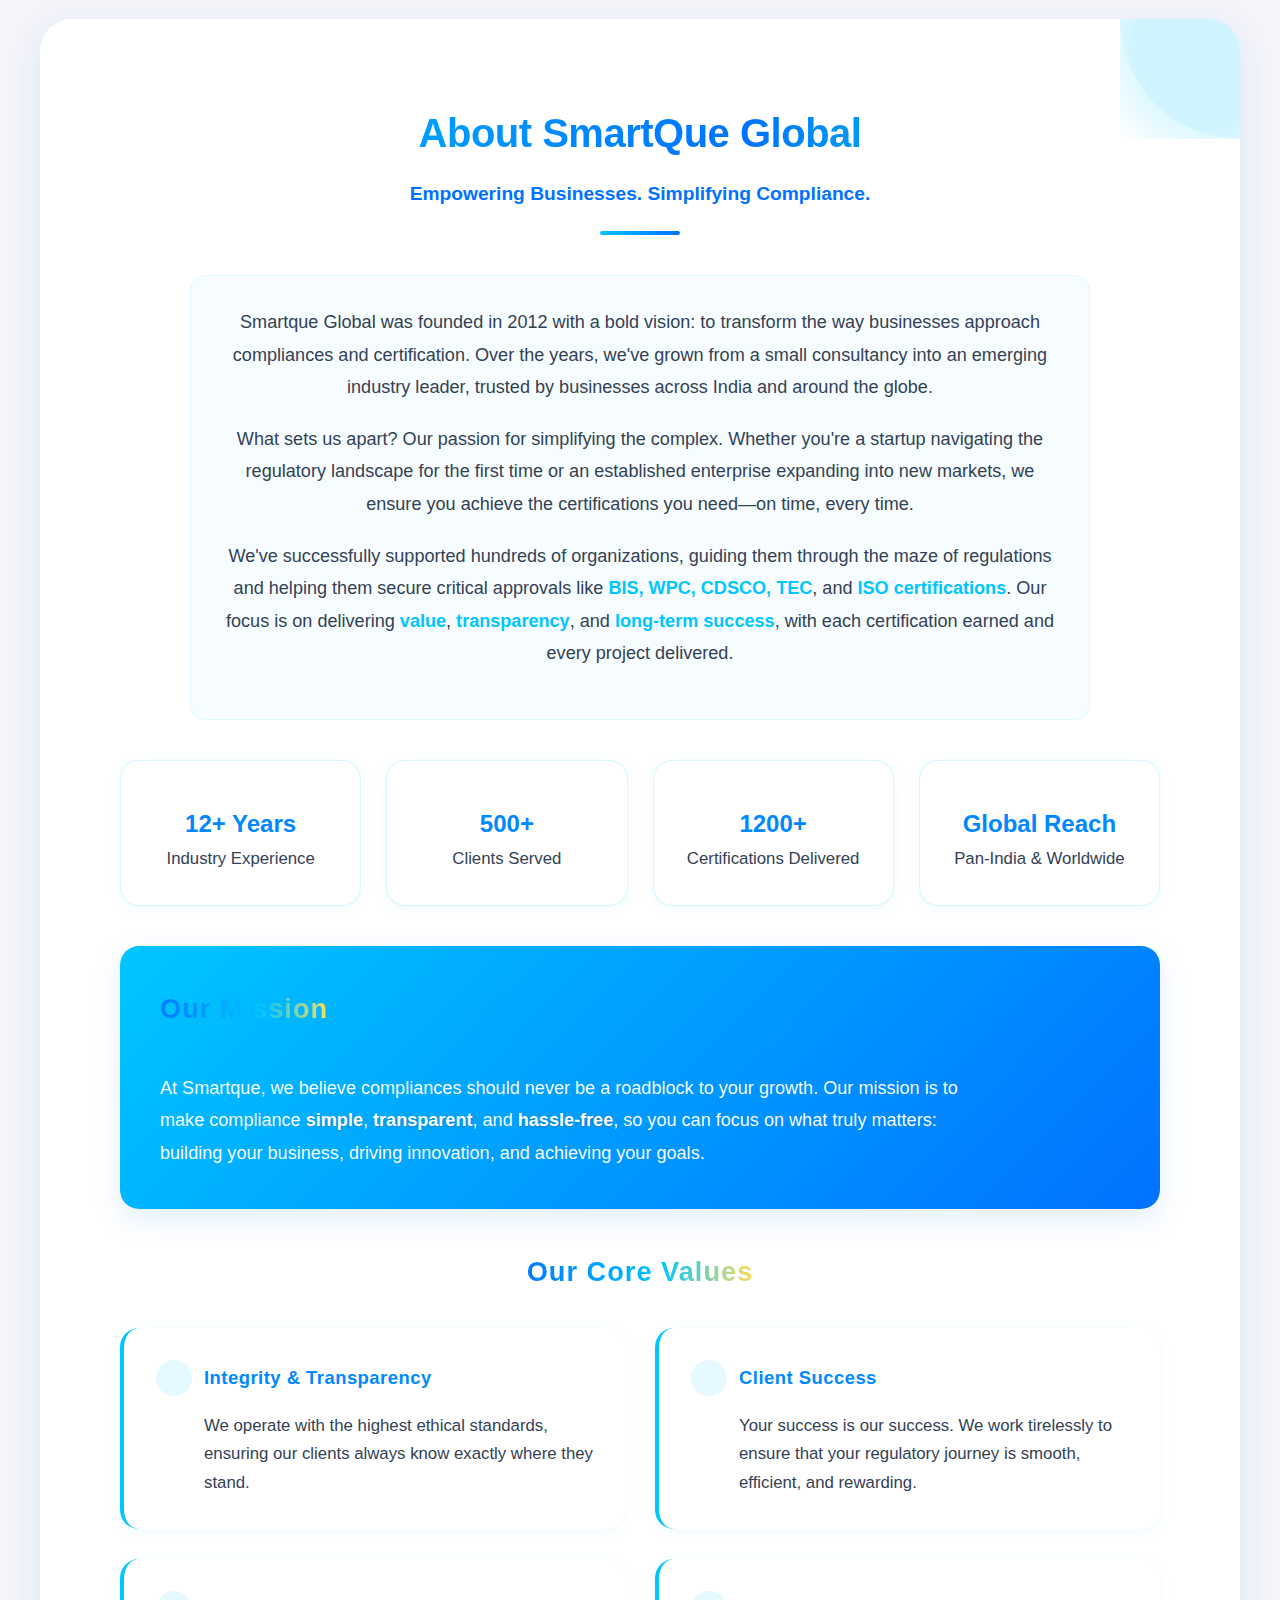
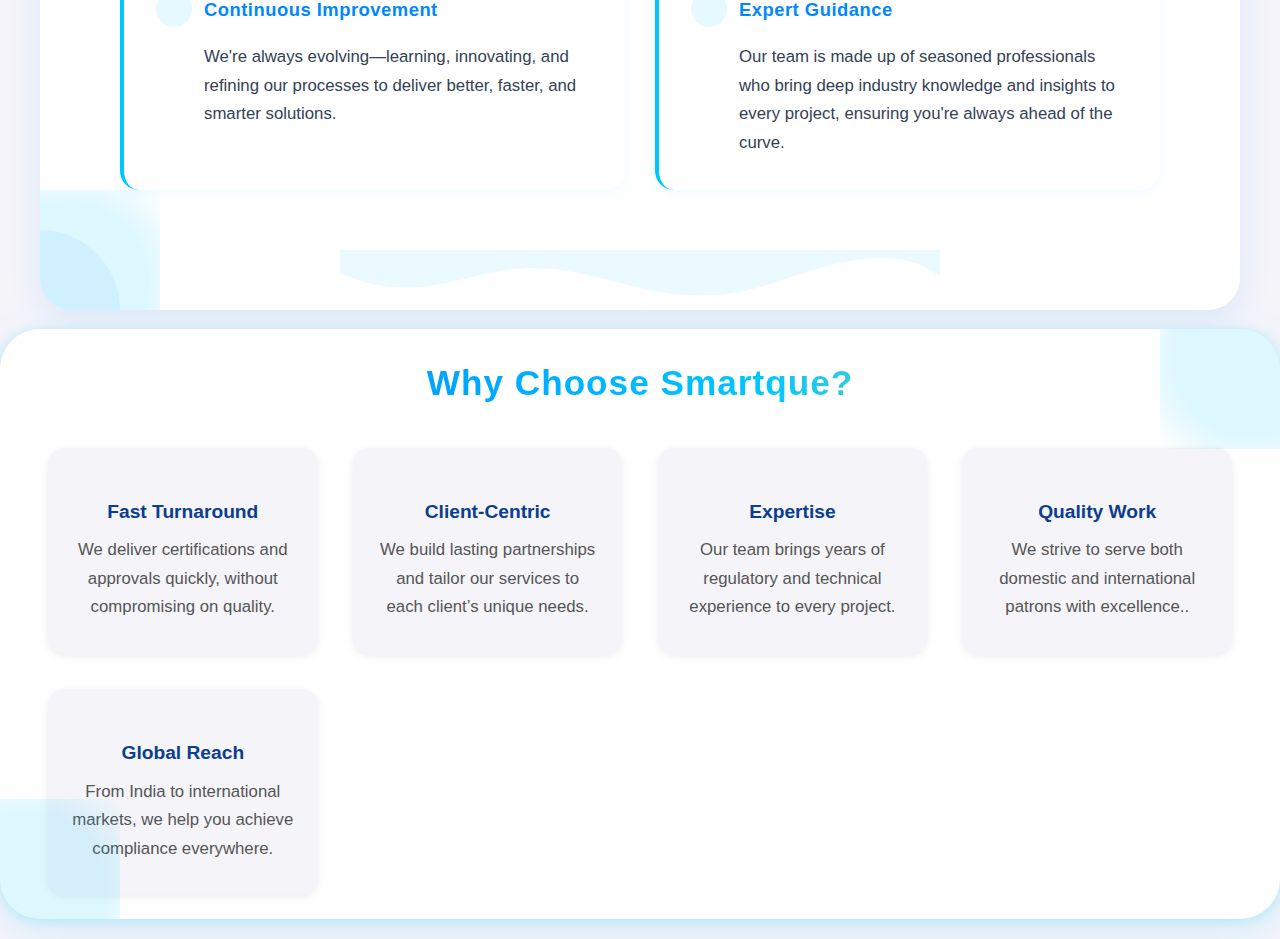
<file: component/SimplePages.html>
<!DOCTYPE html>
<html lang="en">

<head>
    <meta charset="UTF-8">
    <meta name="viewport" content="width=device-width, initial-scale=1.0">
    <title>Document</title>
    <link rel="stylesheet" href="../index.css">
    <link rel="stylesheet" href="../service.css">
    <link rel="stylesheet" href="../style.css">
</head>

<body>
    <section id="about" class="features-section"
        style="margin:2.5rem auto;max-width:1200px;border-radius:2rem;box-shadow:0 8px 32px rgba(0,123,255,0.10);background:#fff;position:relative;overflow:hidden;">
        <!-- Decorative Elements -->
        <div
            style="position:absolute;top:-120px;right:-120px;width:240px;height:240px;border-radius:50%;background:#00c6ff;opacity:0.06;z-index:0;">
        </div>
        <div
            style="position:absolute;bottom:-80px;left:-80px;width:160px;height:160px;border-radius:50%;background:#0072ff;opacity:0.06;z-index:0;">
        </div>
        <div
            style="position:absolute;bottom:0;left:0;width:100%;height:60px;opacity:0.08;z-index:0;background:url('data:image/svg+xml;utf8,<svg viewBox=\'0 0 1200 120\' xmlns=\'http://www.w3.org/2000/svg\' fill=\'%2300c6ff\'><path d=\'M0 0v46.29c47.79 22.2 103.59 32.17 158 28 70.36-5.37 136.33-33.31 206.8-37.5 73.84-4.36 147.54 16.88 218.2 35.26 69.27 18 138.3 24.88 209.4 13.08 36.15-6 69.85-17.84 104.45-29.34C989.49 25 1113-14.29 1200 52.47V0z\' /></svg>');background-size:1200px 60px;">
        </div>
        <div class="content-wrapper" style="position:relative;z-index:10;padding:3.5rem 2rem;">
            <!-- Header Section -->
            <div style="text-align:center;margin-bottom:2.5rem;position:relative;padding-bottom:1.5rem;">
                <h1
                    style="font-family:'Montserrat',sans-serif;font-size:2.5rem;font-weight:900;background:linear-gradient(90deg,#00c6ff,#0072ff 60%,#00ffd5 100%);-webkit-background-clip:text;-webkit-text-fill-color:transparent;background-clip:text;margin-bottom:0.7rem;letter-spacing:-0.5px;">
                    About SmartQue Global</h1>
                <p class="subheading"
                    style="font-size:1.2rem;color:#0072ff;font-weight:600;max-width:600px;margin:0 auto;">
                    Empowering Businesses. Simplifying Compliance.</p>
                <div
                    style="content:'';position:absolute;bottom:0;left:50%;transform:translateX(-50%);width:80px;height:4px;background:linear-gradient(90deg,#00c6ff,#0072ff);border-radius:2px;">
                </div>
            </div>
            <!-- Introduction -->
            <div
                style="margin-bottom:2.5rem;text-align:center;max-width:900px;margin-left:auto;margin-right:auto;position:relative;padding:30px;border-radius:16px;background:rgba(0,198,255,0.03);border:1px solid rgba(0,198,255,0.1);">
                <p style="font-size:1.13rem;margin-bottom:1.2rem;color:#334155;line-height:1.8;">Smartque Global was
                    founded in
                    2012 with a bold vision: to transform the way businesses approach compliances and certification.
                    Over the
                    years, we've grown from a small consultancy into an emerging industry leader, trusted by businesses
                    across
                    India and around the globe.</p>
                <p style="font-size:1.13rem;margin-bottom:1.2rem;color:#334155;line-height:1.8;">What sets us apart? Our
                    passion
                    for simplifying the complex. Whether you're a startup navigating the regulatory landscape for the
                    first time
                    or an established enterprise expanding into new markets, we ensure you achieve the certifications
                    you need—on
                    time, every time.</p>
                <p style="font-size:1.13rem;margin-bottom:1.2rem;color:#334155;line-height:1.8;">We've successfully
                    supported
                    hundreds of organizations, guiding them through the maze of regulations and helping them secure
                    critical
                    approvals like <strong style="color:#00c6ff;">BIS, WPC, CDSCO, TEC</strong>, and <strong
                        style="color:#00c6ff;">ISO certifications</strong>. Our focus is on delivering <strong
                        style="color:#00c6ff;">value</strong>, <strong style="color:#00c6ff;">transparency</strong>, and
                    <strong style="color:#00c6ff;">long-term success</strong>, with each certification earned and every
                    project
                    delivered.</p>
            </div>
            <!-- Stats Section -->
            <div style="display:grid;grid-template-columns:repeat(4,1fr);gap:25px;margin:2.5rem 0;" class="about-stats">
                <div
                    style="text-align:center;background:#fff;padding:2rem 1rem;border-radius:1.2rem;box-shadow:0 2px 12px rgba(0,198,255,0.07);border:1px solid rgba(0,198,255,0.15);">
                    <div style="font-size:2.2rem;color:#00c6ff;margin-bottom:0.7rem;"><i
                            class="fas fa-calendar-alt"></i></div>
                    <div style="font-size:1.5rem;font-weight:700;color:#0088ff;">12+ Years</div>
                    <div style="font-size:1.05rem;color:#334155;font-weight:500;">Industry Experience</div>
                </div>
                <div
                    style="text-align:center;background:#fff;padding:2rem 1rem;border-radius:1.2rem;box-shadow:0 2px 12px rgba(0,198,255,0.07);border:1px solid rgba(0,198,255,0.15);">
                    <div style="font-size:2.2rem;color:#00c6ff;margin-bottom:0.7rem;"><i class="fas fa-users"></i></div>
                    <div style="font-size:1.5rem;font-weight:700;color:#0088ff;">500+</div>
                    <div style="font-size:1.05rem;color:#334155;font-weight:500;">Clients Served</div>
                </div>
                <div
                    style="text-align:center;background:#fff;padding:2rem 1rem;border-radius:1.2rem;box-shadow:0 2px 12px rgba(0,198,255,0.07);border:1px solid rgba(0,198,255,0.15);">
                    <div style="font-size:2.2rem;color:#00c6ff;margin-bottom:0.7rem;"><i class="fas fa-award"></i></div>
                    <div style="font-size:1.5rem;font-weight:700;color:#0088ff;">1200+</div>
                    <div style="font-size:1.05rem;color:#334155;font-weight:500;">Certifications Delivered</div>
                </div>
                <div
                    style="text-align:center;background:#fff;padding:2rem 1rem;border-radius:1.2rem;box-shadow:0 2px 12px rgba(0,198,255,0.07);border:1px solid rgba(0,198,255,0.15);">
                    <div style="font-size:2.2rem;color:#00c6ff;margin-bottom:0.7rem;"><i class="fas fa-globe-asia"></i>
                    </div>
                    <div style="font-size:1.5rem;font-weight:700;color:#0088ff;">Global Reach</div>
                    <div style="font-size:1.05rem;color:#334155;font-weight:500;">Pan-India & Worldwide</div>
                </div>
            </div>
            <!-- Mission Section -->
            <div
                style="background:linear-gradient(135deg,#00c6ff 0%,#0072ff 100%);padding:2.5rem;border-radius:1.2rem;margin:2.5rem 0;position:relative;overflow:hidden;box-shadow:0 10px 30px rgba(0,114,255,0.12);">
                <h2
                    style="font-family:'Montserrat',sans-serif;font-size:1.7rem;font-weight:700;color:#fff;margin-bottom:1.2rem;display:inline-block;">
                    Our Mission</h2>
                <p
                    style="font-size:1.13rem;color:rgba(255,255,255,0.97);max-width:800px;line-height:1.8;margin-top:20px;">
                    At
                    Smartque, we believe compliances should never be a roadblock to your growth. Our mission is to make
                    compliance
                    <strong style="color:#fff;text-shadow:0 1px 3px rgba(0,0,0,0.2);">simple</strong>, <strong
                        style="color:#fff;text-shadow:0 1px 3px rgba(0,0,0,0.2);">transparent</strong>, and <strong
                        style="color:#fff;text-shadow:0 1px 3px rgba(0,0,0,0.2);">hassle-free</strong>, so you can focus
                    on what
                    truly matters: building your business, driving innovation, and achieving your goals.
                </p>
            </div>
            <!-- Values Section -->
            <div style="margin-bottom:2.5rem;">
                <h2
                    style="font-family:'Montserrat',sans-serif;font-size:1.7rem;font-weight:700;color:#0088ff;margin-bottom:2rem;text-align:center;position:relative;display:inline-block;left:50%;transform:translateX(-50%);">
                    Our Core Values</h2>
                <div style="display:grid;grid-template-columns:repeat(2,1fr);gap:30px;" class="about-core-values">
                    <div
                        style="background:#fff;border-radius:1.2rem;padding:2rem;box-shadow:0 2px 12px rgba(0,198,255,0.07);border-left:4px solid #00c6ff;position:relative;overflow:hidden;">
                        <h3
                            style="font-size:1.15rem;color:#0088ff;margin-bottom:1rem;display:flex;align-items:center;position:relative;z-index:1;">
                            <i class="fas fa-handshake"
                                style="margin-right:12px;color:#00c6ff;background:#e6f9ff;width:36px;height:36px;border-radius:50%;display:flex;align-items:center;justify-content:center;font-size:1.2rem;"></i>
                            Integrity & Transparency
                        </h3>
                        <p style="font-size:1.05rem;color:#334155;padding-left:48px;position:relative;z-index:1;">We
                            operate with
                            the highest ethical standards, ensuring our clients always know exactly where they stand.
                        </p>
                    </div>
                    <div
                        style="background:#fff;border-radius:1.2rem;padding:2rem;box-shadow:0 2px 12px rgba(0,198,255,0.07);border-left:4px solid #00c6ff;position:relative;overflow:hidden;">
                        <h3
                            style="font-size:1.15rem;color:#0088ff;margin-bottom:1rem;display:flex;align-items:center;position:relative;z-index:1;">
                            <i class="fas fa-trophy"
                                style="margin-right:12px;color:#00c6ff;background:#e6f9ff;width:36px;height:36px;border-radius:50%;display:flex;align-items:center;justify-content:center;font-size:1.2rem;"></i>
                            Client Success
                        </h3>
                        <p style="font-size:1.05rem;color:#334155;padding-left:48px;position:relative;z-index:1;">Your
                            success is
                            our success. We work tirelessly to ensure that your regulatory journey is smooth, efficient,
                            and
                            rewarding.</p>
                    </div>
                    <div
                        style="background:#fff;border-radius:1.2rem;padding:2rem;box-shadow:0 2px 12px rgba(0,198,255,0.07);border-left:4px solid #00c6ff;position:relative;overflow:hidden;">
                        <h3
                            style="font-size:1.15rem;color:#0088ff;margin-bottom:1rem;display:flex;align-items:center;position:relative;z-index:1;">
                            <i class="fas fa-chart-line"
                                style="margin-right:12px;color:#00c6ff;background:#e6f9ff;width:36px;height:36px;border-radius:50%;display:flex;align-items:center;justify-content:center;font-size:1.2rem;"></i>
                            Continuous Improvement
                        </h3>
                        <p style="font-size:1.05rem;color:#334155;padding-left:48px;position:relative;z-index:1;">We're
                            always
                            evolving—learning, innovating, and refining our processes to deliver better, faster, and
                            smarter
                            solutions.</p>
                    </div>
                    <div
                        style="background:#fff;border-radius:1.2rem;padding:2rem;box-shadow:0 2px 12px rgba(0,198,255,0.07);border-left:4px solid #00c6ff;position:relative;overflow:hidden;">
                        <h3
                            style="font-size:1.15rem;color:#0088ff;margin-bottom:1rem;display:flex;align-items:center;position:relative;z-index:1;">
                            <i class="fas fa-lightbulb"
                                style="margin-right:12px;color:#00c6ff;background:#e6f9ff;width:36px;height:36px;border-radius:50%;display:flex;align-items:center;justify-content:center;font-size:1.2rem;"></i>
                            Expert Guidance
                        </h3>
                        <p style="font-size:1.05rem;color:#334155;padding-left:48px;position:relative;z-index:1;">Our
                            team is made
                            up of seasoned professionals who bring deep industry knowledge and insights to every
                            project, ensuring
                            you're always ahead of the curve.</p>
                    </div>
                </div>
            </div>

        </div>
    </section>

    <section class="features-section">
        <h2>Why Choose Smartque?</h2>
        <div class="features-list">
            <div class="feature-card">
                <div class="feature-icon"><i class="fa-solid fa-bolt"></i></div>
                <div class="feature-title">Fast Turnaround</div>
                <div class="feature-desc">We deliver certifications and approvals quickly, without compromising on
                    quality.
                </div>
            </div>
            <div class="feature-card">
                <div class="feature-icon"><i class="fa-solid fa-handshake"></i></div>
                <div class="feature-title">Client-Centric</div>
                <div class="feature-desc">We build lasting partnerships and tailor our services to each client’s unique
                    needs.
                </div>
            </div>
            <div class="feature-card">
                <div class="feature-icon"><i class="fa-solid fa-lightbulb"></i></div>
                <div class="feature-title">Expertise</div>
                <div class="feature-desc">Our team brings years of regulatory and technical experience to every project.
                </div>
            </div>
            <div class="feature-card">
                <div class="feature-icon"><i class="fa-solid fa-award"></i></div>
                <div class="feature-title">Quality Work</div>
                <div class="feature-desc">We strive to serve both domestic and international patrons with excellence..
                </div>
            </div>
            <div class="feature-card">
                <div class="feature-icon"><i class="fa-solid fa-globe"></i></div>
                <div class="feature-title">Global Reach</div>
                <div class="feature-desc">From India to international markets, we help you achieve compliance
                    everywhere.</div>
            </div>
        </div>
    </section>
</body>

</html>
</file>
<file: maintenance.css>
* {
      box-sizing: border-box;
      margin: 0;
      padding: 0;
    }

    body, html {
      height: 100%;
      font-family: 'Segoe UI', Tahoma, Geneva, Verdana, sans-serif;
      background-color: #f2f6f9;
      display: flex;
      justify-content: center;
      align-items: center;
      text-align: center;
      padding: 20px;
      color: #333;
    }

    .card {
      background: white;
      padding: 40px;
      border-radius: 12px;
      max-width: 480px;
      width: 100%;
      box-shadow: 0 8px 24px rgba(0, 0, 0, 0.1);
    }

    .card svg {
      width: 80px;
      height: 80px;
      margin-bottom: 20px;
      fill: #0077cc;
    }

    h1 {
      font-size: 1.8rem;
      margin-bottom: 10px;
      color: #2c3e50;
    }

    p {
      font-size: 1rem;
      color: #555;
      line-height: 1.5;
    }

    .signature {
      margin-top: 25px;
      font-style: italic;
      color: #777;
      font-size: 0.9rem;
    }

    @media (max-width: 500px) {
      .card {
        padding: 30px 20px;
      }

      h1 {
        font-size: 1.5rem;
      }
    }
</file>
<file: style.css>
/* style.css */
:root {
  --primary: #0b3d91;
  --accent: #007bff;
  --gradient: linear-gradient(120deg, #007bff, #00c6ff);
  --text-color: #333;
  --bg-light: #f4f4f9;
  --card-bg: #fff;
  --shadow: 0 4px 16px rgba(0,0,0,0.08);
  --radius: 16px;
  --yellow: #ffdd57;
  --green: #28a745;
}
* { margin: 0; padding: 0; box-sizing: border-box; }
body {
  font-family: 'Segoe UI', Tahoma, Geneva, Verdana, sans-serif;
  background: var(--bg-light);
  color: var(--text-color);
  line-height: 1.7;
}
header {
  background: var(--primary);
  color: #fff;
  padding: 1.5rem 2rem;
  display: flex;
  justify-content: space-between;
  align-items: center;
  box-shadow: var(--shadow);
  position: sticky;
  top: 0;
  z-index: 100;
}
.logo-container {
  display: flex;
  align-items: center;
  gap: 1.5rem;
  background: linear-gradient(90deg, #fff 60%, #eaf6ff 100%);
  padding: 0.8rem 2.2rem 0.8rem 1.5rem;
  border-radius: 2.8rem;
  box-shadow: 0 6px 32px rgba(0,123,255,0.10), 0 2px 0 #fff inset;
  position: relative;
  overflow: visible;
  animation: logoDropIn 1.1s cubic-bezier(.77,0,.18,1);
  border: 2px solid #eaf6ff;
}
@keyframes logoDropIn {
  from { opacity: 0; transform: translateY(-60px) scale(0.8);}
  to { opacity: 1; transform: none;}
}
.logo.spin-glow {
  height: 76px;
  width: 76px;
  border-radius: 50%;
  background: linear-gradient(135deg, #00c6ff 60%, #ffdd57 100%);
  border: 4px solid #fff;
  box-shadow: 0 0 0 0 #007bff44, 0 0 32px 8px #00c6ff44;
  position: relative;
  z-index: 2;
  animation: logoOrbit 5s linear infinite, logoGlowPulse2 2.8s ease-in-out infinite alternate;
}
@keyframes logoOrbit {
  0% { box-shadow: 0 0 0 0 #007bff44, 0 0 32px 8px #00c6ff44; transform: rotate(0deg) scale(1);}
  50% { box-shadow: 0 0 48px 18px #ffdd5744, 0 0 64px 24px #00c6ff66; transform: rotate(180deg) scale(1.07);}
  100% { box-shadow: 0 0 0 0 #007bff44, 0 0 32px 8px #00c6ff44; transform: rotate(360deg) scale(1);}
}
@keyframes logoGlowPulse2 {
  0% { filter: drop-shadow(0 0 0 #ffdd5744);}
  100% { filter: drop-shadow(0 0 16px #ffdd57cc);}
}
.logo-container::before {
  content: "";
  position: absolute;
  left: -30px;
  top: 50%;
  width: 110px;
  height: 110px;
  background: radial-gradient(circle, #00c6ff33 60%, transparent 100%);
  border-radius: 50%;
  transform: translateY(-50%);
  z-index: 0;
  pointer-events: none;
  animation: logoAura2 2.8s ease-in-out infinite alternate;
}
@keyframes logoAura2 {
  0% { opacity: 0.7; }
  100% { opacity: 1; }
}
.logo-container::after {
  content: "";
  position: absolute;
  right: -18px;
  top: 50%;
  width: 38px;
  height: 38px;
  background: radial-gradient(circle, #ffdd57cc 60%, transparent 100%);
  border-radius: 50%;
  transform: translateY(-50%);
  z-index: 0;
  pointer-events: none;
  opacity: 0.7;
  animation: logoAuraDot 2.2s ease-in-out infinite alternate;
}
@keyframes logoAuraDot {
  0% { opacity: 0.3; transform: translateY(-50%) scale(0.9);}
  100% { opacity: 0.8; transform: translateY(-50%) scale(1.2);}
}
.logo-title-gradient {
  font-size: 2.3rem;
  font-weight: 900;
  background: linear-gradient(90deg, #007bff, #00c6ff 40%, #ffdd57 90%);
  -webkit-background-clip: text;
  -webkit-text-fill-color: transparent;
  background-clip: text;
  letter-spacing: 2.5px;
  filter: drop-shadow(0 2px 12px #00c6ff22);
  animation: logoTextPop2 1.2s cubic-bezier(.77,0,.18,1), logoTextGlow2 2.8s ease-in-out infinite alternate;
  position: relative;
  z-index: 2;
}
@keyframes logoTextPop2 {
  from { opacity: 0; transform: scale(0.7);}
  to { opacity: 1; transform: scale(1);}
}
@keyframes logoTextGlow2 {
  0% { filter: drop-shadow(0 2px 12px #00c6ff22);}
  100% { filter: drop-shadow(0 6px 24px #ffdd5744);}
}
nav a {
  margin-left: 1.5rem;
  color: #fff;
  text-decoration: none;
  font-weight: 600;
  transition: color 0.3s;
  font-size: 1.1rem;
  position: relative;
}
nav a::after {
  content: '';
  display: block;
  width: 0;
  height: 2px;
  background: var(--yellow);
  transition: width .3s;
  position: absolute;
  bottom: -4px;
  left: 0;
}
nav a:hover { color: var(--yellow);}
nav a:hover::after { width: 100%; }
main, section {
  max-width: 1200px;
  margin: 0 auto;
  padding: 4rem 2rem;
}
h2, h3 {
  color: var(--primary);
  font-weight: 900;
  letter-spacing: 0.5px;
  margin-bottom: 2rem;
  text-align: center;
}
footer {
  text-align: center;
  background-color: var(--primary);
  color: white;
  padding: 1.2rem;
  font-size: 0.95rem;
  margin-top: 3rem;
}
@media (max-width: 900px) {
  main, section { padding: 2rem 0.5rem; }
  .logo-container h1 { font-size: 1.3rem; }
}
@media (max-width: 700px) {
  .logo { height: 40px; width: 40px; }
  nav a { margin-left: 0.7rem; font-size: 1rem; }
}

/* --- Core Services Section --- */
.service-cards {
  display: grid;
  grid-template-columns: repeat(auto-fit, minmax(260px, 1fr));
  gap: 2.2rem;
  margin-top: 1.5rem;
  margin-bottom: 2rem;
}
.card {
  background: var(--card-bg);
  border-radius: var(--radius);
  box-shadow: var(--shadow);
  padding: 2.2rem 1.5rem 2rem 1.5rem;
  display: flex;
  flex-direction: column;
  align-items: flex-start;
  min-height: 260px;
  position: relative;
  border-left: 6px solid var(--accent);
  transition: transform 0.3s, box-shadow 0.3s, border-color 0.3s;
  overflow: hidden;
}
.card:hover {
  transform: translateY(-7px) scale(1.04);
  box-shadow: 0 8px 32px rgba(0,0,0,0.13);
  border-left: 6px solid var(--yellow);
  background: linear-gradient(120deg, #f4f4f9 80%, #eaf6ff 100%);
}
.card-icon {
  font-size: 2.5rem;
  margin-bottom: 1.2rem;
  color: var(--accent);
  background: #eaf6ff;
  border-radius: 50%;
  padding: 0.7rem;
  margin-left: -0.7rem;
  box-shadow: 0 2px 8px rgba(0,0,0,0.06);
  transition: background 0.3s, color 0.3s;
}
.card:hover .card-icon {
  background: var(--yellow);
  color: var(--primary);
}
.card-title {
  font-size: 1.25rem;
  font-weight: 700;
  margin-bottom: 0.7rem;
  color: var(--primary);
  letter-spacing: 0.5px;
}
.card ul {
  margin-left: 1.2rem;
  font-size: 1.05rem;
  color: #444;
  margin-bottom: 0;
  padding-left: 0.5rem;
}
.card ul li {
  margin-bottom: 0.4rem;
  list-style: disc inside;
  line-height: 1.6;
}
@media (max-width: 700px) {
  .service-cards { grid-template-columns: 1fr; }
  .card { min-height: 0; }
}

.hero-btn:hover {
  transform: translateY(-3px) scale(1.04);
  box-shadow: 0 4px 18px rgba(0,0,0,0.18);
  background: linear-gradient(90deg, var(--green), #00e6a8 80%);
}

/* Testimonial Section */
.testimonial-cards {
  display: flex;
  flex-wrap: wrap;
  gap: 2rem;
  justify-content: center;
  margin-top: 1.5rem;
}
.testimonial {
  background: #fff;
  border-radius: var(--radius);
  box-shadow: 0 2px 8px rgba(0,0,0,0.08);
  padding: 1.5rem 1.2rem;
  max-width: 340px;
  min-width: 240px;
  font-size: 1rem;
  display: flex;
  flex-direction: column;
  align-items: flex-start;
  transition: box-shadow 0.3s, transform 0.3s;
}
.testimonial:hover {
  box-shadow: 0 8px 32px rgba(0,0,0,0.13);
  transform: scale(1.04);
}
.testimonial-photo {
  width: 48px;
  height: 48px;
  border-radius: 50%;
  object-fit: cover;
  margin-bottom: 0.7rem;
  border: 2px solid var(--accent);
}
.testimonial-content {
  margin-bottom: 0.7rem;
  color: #444;
  font-style: italic;
}
.testimonial-footer {
  margin-top: 1.2rem;
  font-weight: 700;
  color: var(--primary);
  font-size: 1.05rem;
  align-self: flex-end;
}
@media (max-width: 700px) {
  .testimonial-cards { flex-direction: column; align-items: center; }
  .testimonial { max-width: 95vw; }
}

/* Stats Bar */
.stats-bar {
  display: flex;
  justify-content: center;
  align-items: stretch;
  gap: 2.5rem;
  background: linear-gradient(120deg, #f4f4f9 60%, #eaf6ff 100%);
  border-radius: var(--radius);
  box-shadow: 0 8px 32px rgba(0,0,0,0.10);
  margin: 2.5rem auto 2.5rem auto;
  max-width: 1100px;
  padding: 2.2rem 1.5rem;
  position: relative;
  overflow: hidden;
  z-index: 1;
}
.stats-bar::before {
  content: "";
  position: absolute;
  top: -60px;
  right: -80px;
  width: 220px;
  height: 220px;
  background: radial-gradient(circle, #007bff22 60%, transparent 100%);
  z-index: 0;
  border-radius: 50%;
  pointer-events: none;
}
.stat {
  flex: 1 1 0;
  text-align: center;
  display: flex;
  flex-direction: column;
  align-items: center;
  justify-content: center;
  background: rgba(255,255,255,0.85);
  border-radius: 18px;
  box-shadow: 0 2px 8px rgba(0,0,0,0.04);
  padding: 1.2rem 0.5rem;
  transition: transform 0.25s, box-shadow 0.25s, background 0.25s;
  position: relative;
  z-index: 1;
}
.stat:hover {
  transform: translateY(-7px) scale(1.04);
  box-shadow: 0 8px 32px rgba(0,123,255,0.13);
  background: #f0f8ff;
}
.stat-num {
  font-size: 2.3rem;
  font-weight: 900;
  color: var(--primary);
  margin-bottom: 0.5rem;
  line-height: 1.2;
  letter-spacing: 1px;
  transition: color 0.3s;
  animation: fadein-up 1s cubic-bezier(.77,0,.18,1);
}
.stat-num i {
  font-size: 2.3rem;
  color: var(--accent);
  margin-bottom: 0.3rem;
  display: block;
  animation: fadein-left 1.1s cubic-bezier(.77,0,.18,1);
}
.stat-label {
  font-size: 1.13rem;
  color: #444;
  font-weight: 700;
  letter-spacing: 0.2px;
  margin-top: 0.2rem;
  text-shadow: 0 1px 0 #fff;
}
@media (max-width: 800px) {
  .stats-bar {
    flex-direction: column;
    gap: 1.5rem;
    padding: 1.5rem 0.7rem;
  }
  .stat { margin-bottom: 0.5rem; }
}

/* --- Animated Logo --- */
.animated-logo {
  display: flex;
  align-items: center;
  gap: 1.2rem;
  background: rgba(255,255,255,0.08);
  padding: 0.5rem 1.5rem;
  border-radius: 2rem;
  box-shadow: 0 2px 12px rgba(0,0,0,0.08);
  position: relative;
  overflow: visible;
  animation: logoFadeIn 1.2s cubic-bezier(.77,0,.18,1);
}
@keyframes logoFadeIn {
  from { opacity: 0; transform: translateY(-30px) scale(0.9);}
  to { opacity: 1; transform: none;}
}
.logo.spin-glow {
  height: 70px;
  width: 70px;
  border-radius: 50%;
  background: #fff;
  box-shadow: 0 0 0 0 #007bff44, 0 0 24px 6px #00c6ff44;
  border: 3px solid #fff;
  animation: logoSpin 3.5s linear infinite, logoGlowPulse 2.5s ease-in-out infinite alternate;
  position: relative;
  z-index: 2;
}
@keyframes logoSpin {
  0% { transform: rotate(0deg);}
  100% { transform: rotate(360deg);}
}
@keyframes logoGlowPulse {
  0% { box-shadow: 0 0 0 0 #007bff44, 0 0 24px 6px #00c6ff44;}
  100% { box-shadow: 0 0 32px 12px #007bff99, 0 0 48px 18px #00c6ff66;}
}
.logo-container::after {
  content: "";
  position: absolute;
  left: 0;
  top: 50%;
  width: 90px;
  height: 90px;
  background: radial-gradient(circle, #ffdd5740 40%, transparent 80%);
  border-radius: 50%;
  transform: translate(-30%, -50%);
  z-index: 1;
  pointer-events: none;
  animation: logoAura 2.5s ease-in-out infinite alternate;
}
@keyframes logoAura {
  0% { opacity: 0.5; }
  100% { opacity: 1; }
}
.logo-title-gradient {
  font-size: 2.2rem;
  font-weight: 900;
  background: linear-gradient(90deg, #007bff, #00c6ff 40%, #ffdd57 90%);
  -webkit-background-clip: text;
  -webkit-text-fill-color: transparent;
  background-clip: text;
  letter-spacing: 2px;
  filter: drop-shadow(0 2px 8px #00c6ff22);
  animation: logoTextPop 1.2s cubic-bezier(.77,0,.18,1), logoTextGlow 2.5s ease-in-out infinite alternate;
}
@keyframes logoTextPop {
  from { opacity: 0; transform: scale(0.8);}
  to { opacity: 1; transform: scale(1);}
}
@keyframes logoTextGlow {
  0% { filter: drop-shadow(0 2px 8px #00c6ff22);}
  100% { filter: drop-shadow(0 4px 16px #ffdd5744);}
}

/* Fade in from left */
@keyframes fadein-left {
  0% {
    opacity: 0;
    transform: translateX(-40px);
  }
  100% {
    opacity: 1;
    transform: translateX(0);
  }
}
.animate-fadein-left {
  animation: fadein-left 1.1s cubic-bezier(.77,0,.18,1) 0.2s both;
}

/* Fade in up */
@keyframes fadein-up {
  0% {
    opacity: 0;
    transform: translateY(40px) scale(0.96);
  }
  100% {
    opacity: 1;
    transform: translateY(0) scale(1);
  }
}
.animate-fadein-up {
  animation: fadein-up 1.1s cubic-bezier(.77,0,.18,1) 0.5s both;
}

/* Section and heading animation utilities */
.animated-section {
  opacity: 0;
  transform: translateY(40px) scale(0.96);
  animation: fadein-up 1.1s cubic-bezier(.77,0,.18,1) forwards;
}
.animated-heading {
  opacity: 0;
  transform: translateX(-40px);
  animation: fadein-left 1.1s cubic-bezier(.77,0,.18,1) forwards;
}
.service-slide {
  min-width: 100%;
  width: 100%; /* <-- Add this line */
  box-sizing: border-box;
  display: flex;
  flex-direction: column;
  align-items: center;
  animation: fadeInUp 1s;
}
<link rel="stylesheet" href="style.css" />
<link rel="stylesheet" href="https://cdnjs.cloudflare.com/ajax/libs/font-awesome/6.5.0/css/all.min.css"/>
<!-- Owl Carousel CSS -->
<link rel="stylesheet" href="https://cdnjs.cloudflare.com/ajax/libs/OwlCarousel2/2.3.4/assets/owl.carousel.min.css"/>
<link rel="stylesheet" href="https://cdnjs.cloudflare.com/ajax/libs/OwlCarousel2/2.3.4/assets/owl.theme.default.min.css"/>
.services-heading {
  font-size: 2.2rem;
  font-weight: 900;
  letter-spacing: 1px;
  background: linear-gradient(90deg,#00c6ff,#ffdd57 80%);
  -webkit-background-clip: text;
  -webkit-text-fill-color: transparent;
  background-clip: text;
  text-align: center;
  margin-bottom: 2.5rem;
}
.services-heading i {
  color: #22c55e;
  margin-right: 10px;
}
#servicesOwl .service-card-fancy {
  background: #fff;
  border-radius: 1.5rem;
  box-shadow: 0 2px 12px rgba(0,0,0,0.10);
  overflow: hidden;
  max-width: 370px;
  margin: 0 auto;
  display: flex;
  flex-direction: column;
  transition: box-shadow 0.3s, transform 0.3s;
  position: relative;
  border-top: 5px solid #00c6ff33;
}
#servicesOwl .service-card-fancy:hover {
  box-shadow: 0 8px 32px #00c6ff33, 0 1.5px 8px #ffdd5733;
  transform: scale(1.03) translateY(-6px);
  z-index: 2;
}
#servicesOwl .service-img-fancy {
  width: 100%;
  height: 170px;
  object-fit: contain;
  background: #fff;
  border-bottom: 2px solid #eaf6ff;
}
#servicesOwl .service-card-content {
  padding: 1.3rem 1.1rem 1.1rem 1.1rem;
  display: flex;
  flex-direction: column;
  flex: 1;
}
#servicesOwl .service-badge-fancy {
  display: inline-block;
  position: absolute;
  top: 18px;
  left: 18px;
  color: #fff;
  font-weight: 700;
  font-size: 1.05rem;
  padding: 0.4rem 1.1rem;
  border-radius: 1.2rem;
  box-shadow: 0 2px 8px #00c6ff22;
  letter-spacing: 1px;
  z-index: 2;
  opacity: 0.93;
}
#servicesOwl .service-title-fancy {
  font-size: 1.15rem;
  font-weight: 800;
  color: #22c55e;
  margin-bottom: 0.7rem;
  letter-spacing: 0.5px;
  margin-top: 1.2rem;
}
#servicesOwl .service-desc-fancy {
  font-size: 1.01rem;
  color: #444;
}
#servicesOwl .service-desc-fancy ul {
  margin: 1rem 0 0 1.2rem;
  color: #007bff;
  font-size: 1.01rem;
  font-weight: 500;
  list-style: disc inside;
  padding-left: 0;
}
.owl-nav button {
  background: linear-gradient(135deg, #00c6ff 60%, #ffdd57 100%) !important;
  border: none !important;
  border-radius: 50% !important;
  width: 44px !important;
  height: 44px !important;
  font-size: 1.5rem !important;
  color: #fff !important;
  margin: 0 8px !important;
  box-shadow: 0 2px 8px #00c6ff22;
  transition: background 0.2s, color 0.2s, transform 0.2s;
}
.owl-nav button:hover { background: #22c55e !important; color: #fff !important; }
.owl-dots .owl-dot span {
  width: 13px;
  height: 13px;
  border-radius: 50%;
  background: #eaf6ff;
  border: 2px solid #00c6ff;
  margin: 0 4px;
  transition: background 0.2s, border 0.2s;
}
.owl-dots .owl-dot.active span {
  background: #00c6ff;
  border: 2px solid #ffdd57;
}
@media (max-width: 900px) {
  #servicesOwl .service-card-fancy { max-width: 98vw; }
}
@media (max-width: 600px) {
  header {
    padding: 0.7rem 0 0.7rem 0;
  }
  .logo {
    width: 48px;
    height: 48px;
  }
  .logo-title-gradient {
    font-size: 1.2rem;
  }
  nav {
    gap: 0.5rem;
    font-size: 0.97rem;
    flex-wrap: wrap;
    padding: 0 0.2rem;
  }
  nav a {
    padding: 0.3rem 0.7rem;
    font-size: 0.97rem;
  }
  .hero-section {
    flex-direction: column;
    padding: 2.2rem 0.2rem 1.5rem 0.2rem;
    min-height: unset;
    gap: 1.2rem;
  }
  .hero-content h2 {
    font-size: 1.5rem;
  }
  .hero-content p {
    font-size: 1rem;
  }
  .hero-btn {
    font-size: 1rem;
    padding: 0.7rem 1.2rem;
  }
  .hero-img {
    width: 98vw;
    min-width: 0;
    padding: 0.2rem;
    margin: 0 auto;
  }
  .about-section {
    flex-direction: column;
    padding: 1.2rem 0.3rem;
    gap: 1rem;
  }
  .about-img-home {
    width: 95vw;
    min-width: 0;
    margin: 0 auto 1rem auto;
  }
  .about-section p {
    font-size: 1rem;
    padding: 0 0.2rem;
  }
  .stats-bar {
    flex-direction: column;
    gap: 0.7rem;
    padding: 0.7rem 0.2rem;
    border-radius: 1rem;
  }
  .stat-num {
    font-size: 1.2rem;
  }
  .stat-label {
    font-size: 0.97rem;
  }
  .features-section {
    padding: 0.7rem 0.1rem;
    border-radius: 1rem;
    margin: 1.2rem 0.1rem;
  }
  .features-section h2 {
    font-size: 1.2rem;
    margin-bottom: 1rem;
  }
  .features-list {
    gap: 1rem;
    grid-template-columns: 1fr;
  }
  .feature-card {
    padding: 1rem 0.5rem;
    border-radius: 1rem;
  }
  .testimonial-cards {
    flex-direction: column;
    gap: 1rem;
    align-items: center;
  }
  .testimonial {
    min-width: 0;
    max-width: 98vw;
    padding: 1rem 0.5rem;
    border-radius: 1rem;
  }
  .testimonial-photo {
    width: 48px;
    height: 48px;
  }
  .contact-card {
    padding: 1rem 0.3rem;
    border-radius: 1rem;
  }
  .whatsapp-btn {
    font-size: 1rem;
    padding: 0.7rem 1.2rem;
    border-radius: 1rem;
  }
  footer {
    font-size: 0.97rem;
    padding: 1rem 0 0.7rem 0;
    border-radius: 1rem;
  }
  /* Carousel arrows and dots */
  .owl-nav button {
    width: 32px !important;
    height: 32px !important;
    font-size: 1rem !important;
    top: 44%;
  }
  .owl-nav .owl-prev { left: -4px; }
  .owl-nav .owl-next { right: -4px; }
  .owl-dots .owl-dot span {
    width: 9px;
    height: 9px;
    margin: 0 1px;
  }
  #servicesOwl {
    padding-bottom: 1.2rem;
  }
  .service-card-modern {
    max-width: 99vw;
    margin: 0.5rem auto;
    padding: 0.3rem 0.1rem;
    border-radius: 1rem;
  }
  .service-img-modern {
    height: 70px;
    border-radius: 1rem 1rem 0 0;
  }
  .service-card-body {
    padding: 0.5rem 0.2rem 0.5rem 0.2rem;
  }
  .service-title-modern {
    font-size: 0.97rem;
    margin-top: 0.3rem;
    margin-bottom: 0.3rem;
  }
  .service-desc-modern {
    font-size: 0.93rem;
  }
}
</file>
<file: index.css>
:root {
    --primary: #007bff;
    --accent: #00c6ff;
    --yellow: #ffdd57;
    --green: #22c55e;
    --bg-light: #f8fbff;
    --radius: 1.2rem;
    --shadow: 0 8px 32px rgba(0, 123, 255, 0.10);
    --gradient: linear-gradient(120deg, #007bff 0%, #00c6ff 60%, #ffdd57 100%);
}


body {
    background: white;
    min-height: 100vh;
    animation: fadeInBody 1.2s;
    font-family: 'Segoe UI', 'Roboto', Arial, sans-serif;
    overflow-x: hidden;
    margin: 0;
    padding: 0;
}

@keyframes fadeInBody {
    from {
        opacity: 0;
    }

    to {
        opacity: 1;
    }
}

/* Header */
header {
    background: rgba(255, 255, 255, 0.95);
    /* color: var(--accent); */
    box-shadow: 0 2px 16px rgba(0, 123, 255, 0.07);
    padding: 1.2rem 0 1.2rem 0;
    position: sticky;
    top: 0;
    z-index: 100;
    animation: fadeInDown 1.2s;
    margin-bottom: 0 !important;
}

@keyframes fadeInDown {
    from {
        opacity: 0;
        transform: translateY(-40px);
    }

    to {
        opacity: 1;
        transform: none;
    }
}

.logo-container {
    display: flex;
    align-items: center;
    gap: 1.1rem;
    justify-content: center;
    margin-bottom: 0.5rem;
}

.logo {
    width: 70px;
    height: 70px;
    border-radius: 50%;
    background: linear-gradient(135deg, #00c6ff 60%, #ffdd57 100%);
    border: 4px solid #fff;
    box-shadow: 0 0 0 0 #007bff44, 0 0 32px 8px #00c6ff44;
    animation: logoOrbit 5s linear infinite, logoGlowPulse2 2.8s ease-in-out infinite alternate;
}

@keyframes logoOrbit {
    0% {
        box-shadow: 0 0 0 0 #007bff44, 0 0 32px 8px #00c6ff44;
        transform: rotate(0deg) scale(1);
    }

    50% {
        box-shadow: 0 0 48px 18px #ffdd5744, 0 0 64px 24px #00c6ff66;
        transform: rotate(180deg) scale(1.07);
    }

    100% {
        box-shadow: 0 0 0 0 #007bff44, 0 0 32px 8px #00c6ff44;
        transform: rotate(360deg) scale(1);
    }
}

@keyframes logoGlowPulse2 {
    0% {
        filter: drop-shadow(0 0 0 #ffdd5744);
    }

    100% {
        filter: drop-shadow(0 0 16px #ffdd57cc);
    }
}

.logo-title-gradient {
    font-size: 1.5rem;
    font-weight: 800;
    background: linear-gradient(90deg, #007bff, #00c6ff 60%, #ffdd57 100%);
    -webkit-background-clip: text;
    -webkit-text-fill-color: transparent;
    background-clip: text;
    letter-spacing: 1px;
    animation: textGlow 1.5s ease-in-out infinite alternate;
}

@keyframes textGlow {
    0% {
        filter: brightness(1);
    }

    100% {
        filter: brightness(1.15);
    }
}

nav {
    display: flex;
    justify-content: center;
    gap: 1.5rem;
    margin-top: 0.2rem;
    flex-wrap: wrap;
}

nav a {
    color: #007bff;
    font-weight: 600;
    text-decoration: none;
    font-size: 1.08rem;
    padding: 0.4rem 1.1rem;
    border-radius: 2rem;
    transition: background-image 0.2s, color 0.2s;
}

nav a:hover,
nav a:focus {
    background: linear-gradient(90deg, #00c6ff 30%, #ffdd57 100%);
    color: #fff;
}

/* Hero Section */
.hero-section {
    min-height: 80vh;
    display: flex;
    align-items: center;
    justify-content: center;
    gap: 4rem;
    background: var(--gradient);
    color: white;
    padding: 6rem 2rem 5rem 2rem;
    position: relative;
    overflow: hidden;
    animation: fadeInUp 1.2s;
    margin-top: 0;
    padding-top: 1.2rem !important;
    padding-bottom: 2rem !important;
    min-height: 60vh !important;
}

.hero-section::before {
    content: "";
    position: absolute;
    top: -100px;
    right: -120px;
    width: 400px;
    height: 400px;
    background: radial-gradient(circle, #fff3 40%, transparent 80%);
    z-index: 0;
    border-radius: 50%;
    pointer-events: none;
}

.hero-content {
    z-index: 2;
    animation: fadeInLeft 1.2s;
}

.hero-content h2 {
    font-size: 3.2rem;
    margin-bottom: 1.2rem;
    font-weight: 900;
    line-height: 1.1;
    letter-spacing: -1px;
    background: linear-gradient(90deg, #fff, var(--yellow) 80%);
    -webkit-background-clip: text;
    -webkit-text-fill-color: transparent;
    background-clip: text;
    animation: fadeInLeft 1.2s;
}

.hero-content p {
    font-size: 1.35rem;
    margin-bottom: 2.2rem;
    color: #e6e6e6;
    font-weight: 500;
    animation: fadeInLeft 1.5s;
}

.hero-highlight {
    color: var(--yellow);
    font-weight: 600;
}

.hero-btn {
    display: inline-block;
    padding: 1rem 2.5rem;
    font-size: 1.15rem;
    color: white;
    background: linear-gradient(90deg, var(--green), #00c6ff 80%);
    border: none;
    border-radius: 50px;
    cursor: pointer;
    transition: background-image 0.3s, transform 0.2s;
    text-decoration: none;
    font-weight: 700;
    box-shadow: 0 2px 12px rgba(0, 0, 0, 0.13);
    letter-spacing: 0.5px;
    margin-bottom: 1.2rem;
    animation: fadeInLeft 1.8s;
}

.hero-btn:hover {
    background: linear-gradient(90deg, #218838, #007bff 80%);
    transform: scale(1.04);
}

.hero-note {
    margin-top: 2rem;
    font-size: 1.08rem;
    color: var(--yellow);
    font-weight: 700;
    letter-spacing: 0.5px;
    display: flex;
    align-items: center;
    justify-content: center;
    gap: 0.5rem;
    animation: fadeInLeft 2s;
}

.hero-carousel {
    max-width: 400px;
    width: 100%;
    max-width: 1000px;
    margin: 0 auto;
}

.hero-img {
    width: 400px;
    height: 400px;
    max-width: 95vw;
    border-radius: var(--radius);
    box-shadow: 0 8px 32px rgba(0, 0, 0, 0.13);
    background: #fff;
    padding: 1.2rem;
    z-index: 1;
    position: relative;
    border: 4px solid #fff;
    transition: transform 0.3s;
    animation: fadeInRight 1.2s;
}

.hero-img:hover {
    transform: scale(1.04) rotate(-2deg);
    box-shadow: 0 12px 40px rgba(0, 0, 0, 0.18);
}

@keyframes fadeInUp {
    from {
        opacity: 0;
        transform: translateY(40px);
    }

    to {
        opacity: 1;
        transform: none;
    }
}

@keyframes fadeInLeft {
    from {
        opacity: 0;
        transform: translateX(-40px);
    }

    to {
        opacity: 1;
        transform: none;
    }
}

@keyframes fadeInRight {
    from {
        opacity: 0;
        transform: translateX(40px);
    }

    to {
        opacity: 1;
        transform: none;
    }
}


/* Features Section */
.features-section {
    background: #fff;
    border-radius: var(--radius);
    box-shadow: var(--shadow);
    margin: 3rem auto 2rem auto;
    max-width: 1200px;
    padding: 3rem 2rem;
    animation: fadeInUp 1.2s;
    margin-top: 1.2rem !important;
    margin-bottom: 1.2rem !important;
    padding-top: 1.5rem !important;
    padding-bottom: 1.5rem !important;
}

.features-section h2 {
    text-align: center;
    font-size: 2.2rem;
    font-weight: 900;
    margin-bottom: 2.2rem;
    background: linear-gradient(90deg, #007bff, #00c6ff 60%, #ffdd57 100%);
    -webkit-background-clip: text;
    -webkit-text-fill-color: transparent;
    background-clip: text;
    letter-spacing: 1px;
}

.features-list {
    display: grid;
    grid-template-columns: repeat(auto-fit, minmax(260px, 1fr));
    gap: 2.2rem;
    margin-top: 1.5rem;
}

.feature-card {
    background: var(--bg-light);
    border-radius: var(--radius);
    box-shadow: 0 2px 8px rgba(0, 0, 0, 0.08);
    padding: 2rem 1.5rem;
    text-align: center;
    transition: transform 0.3s, box-shadow 0.3s;
    animation: fadeInUp 1.2s;
}

.feature-card:hover {
    transform: translateY(-7px) scale(1.04);
    box-shadow: 0 8px 32px rgba(0, 0, 0, 0.13);
    background: linear-gradient(120deg, #f4f4f9 80%, #eaf6ff 100%);
}

.feature-icon {
    font-size: 2.5rem;
    color: var(--accent);
    margin-bottom: 1rem;
}

.feature-title {
    font-size: 1.2rem;
    font-weight: 700;
    color: var(--primary);
    margin-bottom: 0.5rem;
}

.feature-desc {
    color: #555;
    font-size: 1.05rem;
}

/* About Section Animation */
.about-section {
    background: #fff;
    border-radius: var(--radius);
    box-shadow: var(--shadow);
    margin-top: 2rem;
    padding: 3rem 2rem;
    display: flex;
    flex-direction: column;
    align-items: center;
    gap: 2.5rem;
    animation: fadeInUp 1.2s;
    margin-top: 1.2rem !important;
    padding-top: 1.5rem !important;
    padding-bottom: 1.5rem !important;
}

.about-section>h2 {
    font-size: xx-large;
}

.about-img-home {
    width: 20em;
    border-radius: var(--radius);
    box-shadow: 0 2px 12px rgba(0, 0, 0, 0.10);
    object-fit: cover;
    margin-right: 1.5rem;
    flex-shrink: 0;
    display: block;
    animation: fadeInLeft 1.2s;
}

.about-section p {
    max-width: 700px;
    margin: 0 auto;
    text-align: left;
    font-size: 1.18rem;
    color: #444;
    animation: fadeInRight 1.2s;
}

.about-highlight {
    color: var(--accent);
    font-weight: 600;
}

/* Stats Bar */
.stats-bar {
    display: flex;
    justify-content: center;
    gap: 2.5rem;
    margin: 2.5rem auto 2.5rem auto;
    max-width: 900px;
    background: linear-gradient(90deg, #eaf6ff 60%, #f8fbff 100%);
    border-radius: 2rem;
    box-shadow: 0 2px 12px rgba(0, 123, 255, 0.07);
    padding: 1.5rem 2rem;
    animation: fadeInUp 1.2s;
    margin-top: 1.2rem !important;
    margin-bottom: 1.2rem !important;
    padding-top: 1.5rem !important;
    padding-bottom: 1.5rem !important;
}

.stat {
    text-align: center;
    flex: 1 1 120px;
}

.stat-num {
    font-size: 2.1rem;
    font-weight: 800;
    color: var(--primary);
    margin-bottom: 0.3rem;
}

.stat-label {
    color: #444;
    font-size: 1.05rem;
    font-weight: 600;
}

/* Testimonials */
.testimonial-cards {
    display: flex;
    flex-wrap: wrap;
    gap: 2rem;
    justify-content: center;
    align-items: stretch;
    margin-top: 2rem;
}

.testimonial {
    background: linear-gradient(120deg, #f8fbff 80%, #eaf6ff 100%);
    border-radius: 1.2rem;
    box-shadow: 0 2px 12px rgba(0, 0, 0, 0.07);
    padding: 2rem 1.5rem 1.5rem 1.5rem;
    min-width: 260px;
    max-width: 320px;
    flex: 1 1 260px;
    display: flex;
    flex-direction: column;
    align-items: center;
    text-align: center;
    transition: box-shadow 0.2s, transform 0.2s;
    position: relative;
}

.testimonial-photo {
    width: 70px;
    height: 70px;
    border-radius: 50%;
    object-fit: cover;
    margin-bottom: 1rem;
    box-shadow: 0 2px 8px #00c6ff22;
    border: 3px solid #fff;
    background: #eaf6ff;
}

.testimonial-content {
    font-size: 1.08rem;
    color: #444;
    margin-bottom: 1rem;
}

.testimonial-footer {
    font-size: 0.98rem;
    color: #007bff;
    font-weight: 600;
    margin-top: 0.5rem;
}

/* Contact Card */
.contact-card {
    width: 100%;
    max-width: 420px;
    margin: 0 auto;
    background: linear-gradient(120deg, #f8fbff 80%, #eaf6ff 100%);
    border-radius: 1.2rem;
    box-shadow: 0 2px 12px rgba(0, 0, 0, 0.07);
    padding: 2rem 1.5rem 1.5rem 1.5rem;
    display: flex;
    flex-direction: column;
    align-items: center;
    gap: 0.7rem;
}

.contact-card p {
    font-size: 1.13rem;
    color: #444;
    margin-bottom: 0.5rem;
    text-align: center;
}

.contact-card a {
    color: #2563eb;
    text-decoration: none;
    font-weight: 600;
    transition: color 0.2s;
}

.contact-card a:hover {
    color: #00c6ff;
    text-decoration: underline;
}

.whatsapp-btn {
    display: flex;
    align-items: center;
    justify-content: center;
    gap: 10px;
    background: #25D366;
    color: #fff;
    font-weight: 600;
    font-size: 1.13rem;
    padding: 0.85rem 2.2rem;
    border-radius: 30px;
    text-decoration: none;
    margin-top: 1.2rem;
    box-shadow: 0 2px 8px rgba(0, 0, 0, 0.07);
    transition: background 0.2s;
}

.whatsapp-btn:hover {
    background: #1ebe5d;
}

/* Reduce gap between header/hero and hero/stats/about/sections */
header {
    margin-bottom: 0 !important;
}

.hero-section {
    margin-top: 0 !important;
    padding-top: 1.2rem !important;
    padding-bottom: 2rem !important;
    min-height: 60vh !important;   
}

.about-section,
.stats-bar,
.features-section {
    margin-top: 1.2rem !important;
    margin-bottom: 1.2rem !important;
    padding-top: 1.5rem !important;
    padding-bottom: 1.5rem !important;
}

/* Add to your <style> block for compact services carousel */
.compact-services {
    padding: 1.2rem 0.5rem 1.2rem 0.5rem !important;
    max-width: 900px !important;
    margin: 1.2rem auto !important;
}

.compact-card {
    max-width: 210px !important;
    min-width: 180px !important;
    margin: 0.7rem auto !important;
    border-radius: 1rem !important;
    box-shadow: 0 2px 8px #00c6ff11;
}

.compact-img {
    height: 60px !important;
    border-radius: 1rem 1rem 0 0 !important;
    margin-bottom: 0.2rem !important;
}

.compact-body {
    padding: 0.5rem 0.3rem 0.5rem 0.3rem !important;
}

.compact-title {
    font-size: 0.97rem !important;
    margin-top: 0.2rem !important;
    margin-bottom: 0.2rem !important;
}

.compact-desc {
    font-size: 0.91rem !important;
}

.compact-desc ul {
    margin: 0.3rem 0 0 1rem !important;
    font-size: 0.91rem !important;
}

#servicesOwl .owl-nav button {
    width: 28px !important;
    height: 28px !important;
    font-size: 1rem !important;
    top: 44%;
}

#servicesOwl .owl-nav .owl-prev {
    left: -4px;
}

#servicesOwl .owl-nav .owl-next {
    right: -4px;
}

#carousel-progress {
    height: 4px !important;
    max-width: 400px !important;
}

.content-wrapper .about-stats{

}

/* Responsive */
@media (max-width: 1100px) {
    .hero-section {
        flex-direction: column;
        text-align: center;
        gap: 2rem;
    }

    .about-section {
        flex-direction: column;
        text-align: center;
        gap: 1.5rem;
    }

    .about-img-home {
        margin: 0 auto 1.5rem auto;
    }

    .about-section p {
        text-align: center;
    }

    .stats-bar {
        flex-direction: column;
        gap: 1.2rem;
    }
}

@media (max-width: 900px) {
    .features-section {
        padding: 1.2rem 0.5rem;
    }

    .features-list {
        grid-template-columns: 1fr;
    }

    .testimonial-cards {
        flex-direction: column;
        align-items: center;
    }

    .stats-bar {
        padding: 1rem 0.5rem;
    }

    .services-slider-container {
        max-width: 98vw;
    }

    .service-img,
    .service-card {
        max-width: 98vw;
    }

    .slider-btn-left {
        left: 0;
    }

    .slider-btn-right {
        right: 0;
    }
}

@media (max-width: 600px) {
    header {
        padding: 0.5rem 0 0.5rem 0;
    }
    .page-header h1{
        font-size: 2rem !important;
    }

    .logo {
        width: 44px;
        height: 44px;
    }

    nav {
        gap: 0.3rem;
        font-size: 0.93rem;
        flex-wrap: wrap;
        padding: 0 0.1rem;
    }

    nav a {
        padding: 0.2rem 0.5rem;
        font-size: 0.93rem;
    }

    .hero-section {
        flex-direction: column;
        padding: 1.2rem 0.2rem 1rem 0.2rem;
        min-height: unset;
        gap: 0.7rem;
    }

    .hero-content h2 {
        font-size: 1.2rem;
        line-height: 1.4;
    }

    .hero-content p {
        font-size: 0.95rem !important;
        text-align: left;
        padding: 12px;
    }

    .hero-btn {
        font-size: 0.97rem;
        padding: 0.5rem 1rem;
        border-radius: 1rem;
    }

    .hero-img {
        width: 98vw;
        min-width: 0;
        padding: 0.2rem;
        margin: 0 auto;
    }
    .hero-note

    .about-section {
        flex-direction: column;
        padding: 0.7rem 0.1rem;
        gap: 0.7rem;
    }

    .about-img-home {
        width: 95vw;
        min-width: 0;
        margin: 0 auto 0.7rem auto;
    }

    .about-section p {
        font-size: 0.97rem;
        padding: 0 0.1rem;
    }

    .stats-bar {
        flex-direction: column;
        gap: 0.5rem;
        padding: 0.5rem 0.1rem;
        border-radius: 1rem;
    }

    .stat-num {
        font-size: 1rem;
    }

    .stat-label {
        font-size: 0.93rem;
    }

    .features-section {
        padding: 0.5rem 0.05rem;
        border-radius: 1rem;
        margin: 0.7rem 0.05rem;
    }

    .features-section h2 {
        font-size: 2rem !important;
        margin-bottom: 0.7rem;
    }
    .features-section .services-heading{
        font-size: 1.4rem  !important;
    }

    .features-list {
        gap: 0.7rem;
        grid-template-columns: 1fr;
    }

    .feature-card {
        padding: 0.7rem 0.3rem;
        border-radius: 1rem;
    }

    .testimonial-cards {
        flex-direction: column;
        gap: 0.7rem;
        align-items: center;
    }

    .testimonial {
        min-width: 0;
        max-width: 98vw;
        padding: 0.7rem 0.3rem;
        border-radius: 1rem;
    }

    .testimonial-photo {
        width: 38px;
        height: 38px;
    }

    .contact-card {
        padding: 0.7rem 0.2rem;
        border-radius: 1rem;
    }

    .whatsapp-btn {
        font-size: 0.97rem;
        padding: 0.5rem 1rem;
        border-radius: 1rem;
    }

    footer {
        font-size: 0.93rem;
        padding: 0.7rem 0 0.5rem 0;
        border-radius: 1rem;
    }
    .content-wrapper .about-stats{
        display: flex !important;
        flex-direction: column;
    }

    .content-wrapper .about-core-values{
        display: flex !important;
        flex-direction: column;
    }

    /* Carousel arrows and dots */
    /* .owl-nav button {
        width: 28px !important;
        height: 28px !important;
        font-size: 0.9rem !important;
        top: 44%;
      } */
    /* .owl-nav .owl-prev { left: -4px; }
      .owl-nav .owl-next { right: -4px; }
      .owl-dots {
        display: flex;
        gap: 1rem;
      }
      .owl-dots .owl-dot span {
        display: block;
        width: 8px;
        height: 8px;
      } */
    #servicesOwl {
        padding-bottom: 1rem;
    }

    .service-card-modern {
        max-width: 99vw;
        margin: 0.3rem auto;
        padding: 0.2rem 0.05rem;
        border-radius: 1rem;
    }

    .service-img-modern {
        height: 60px;
        border-radius: 1rem 1rem 0 0;
    }

    .service-card-body {
        padding: 0.3rem 0.1rem 0.3rem 0.1rem;
    }

    .service-title-modern {
        font-size: 0.93rem;
        margin-top: 0.2rem;
        margin-bottom: 0.2rem;
    }

    .service-desc-modern {
        font-size: 0.91rem;
    }
}

/* Footer */
footer {
    background: #fff;
    color: #007bff;
    text-align: center;
    padding: 1.5rem 0 1.2rem 0;
    font-weight: 600;
    font-size: 1.08rem;
    border-top: 1px solid #eaf6ff;
    margin-top: 2.5rem;
    letter-spacing: 0.5px;
    animation: fadeInUp 1.2s;
}

.services-slider-container {
    display: flex;
    align-items: center;
    justify-content: center;
    position: relative;
    max-width: 1100px;
    margin: 0 auto;
}

.services-slider {
    display: flex;
    transition: transform 0.6s cubic-bezier(.77, 0, .18, 1);
    width: 100%;
    max-width: 900px;
    overflow: hidden;
}

.service-slide {
    min-width: 100%;
    box-sizing: border-box;
    display: flex;
    flex-direction: column;
    align-items: center;
    animation: fadeInUp 1s;
}

.service-img {
    width: 100%;
    max-width: 600px;
    height: 220px;
    object-fit: cover;
    border-radius: 1.2rem 1.2rem 0 0;
    box-shadow: 0 2px 12px rgba(0, 0, 0, 0.07);
}

.service-card {
    background: #fff;
    border-radius: 0 0 1.2rem 1.2rem;
    box-shadow: 0 2px 12px rgba(0, 0, 0, 0.07);
    padding: 2rem 1.5rem 1.5rem 1.5rem;
    margin-top: -8px;
    width: 100%;
    max-width: 600px;
    text-align: center;
}

.service-title {
    font-size: 1.35rem;
    font-weight: 700;
    color: #22c55e;
    margin-bottom: 0.7rem;
}

.service-desc {
    font-size: 1.08rem;
    color: #444;
}

.slider-btn {
    background: #eaf6ff;
    border: none;
    border-radius: 50%;
    width: 44px;
    height: 44px;
    font-size: 1.5rem;
    color: #00c6ff;
    box-shadow: 0 2px 8px #00c6ff22;
    cursor: pointer;
    transition: background 0.2s, color 0.2s;
    display: flex;
    align-items: center;
    justify-content: center;
    position: absolute;
    top: 50%;
    transform: translateY(-50%);
    z-index: 2;
}

.slider-btn-left {
    left: -24px;
}

.slider-btn-right {
    right: -24px;
}

.slider-btn:hover {
    background: #00c6ff;
    color: #fff;
}

/* --- Services Card & Carousel Styles (match services page) --- */
#services {
    background: linear-gradient(120deg, #fff 70%, #eaf6ff 100%);
    border-radius: 2rem;
    box-shadow: 0 8px 32px 0 #00c6ff22, 0 1.5px 8px #ffdd5733;
    padding-bottom: 2.5rem;
}

.service-card-modern {
    background: #fff;
    border-radius: 1.5rem;
    box-shadow: 0 2px 12px rgba(0, 0, 0, 0.10);
    overflow: hidden;
    max-width: 340px;
    margin: 1.5rem auto;
    display: flex;
    flex-direction: column;
    align-items: center;
    transition: box-shadow 0.3s, transform 0.3s;
    position: relative;
    border-top: 5px solid #00c6ff33;
}

.service-card-modern[data-badge]:before {
    content: attr(data-badge);
    position: absolute;
    top: 18px;
    left: 18px;
    background: linear-gradient(90deg, #00c6ff, #ffdd57);
    color: #fff;
    font-size: 0.95rem;
    font-weight: 700;
    padding: 0.3em 1em;
    border-radius: 1em;
    box-shadow: 0 2px 8px #00c6ff22;
    z-index: 2;
    letter-spacing: 1px;
    opacity: 0.92;
    pointer-events: none;
}

.service-card-modern:hover {
    box-shadow: 0 8px 32px #00c6ff33, 0 1.5px 8px #ffdd5733;
    transform: scale(1.04) translateY(-6px);
    z-index: 2;
}

.service-img-modern {
    width: 100%;
    height: 170px;
    object-fit: contain;
    background: #fff;
    border-bottom: 2px solid #eaf6ff;
    margin-bottom: 0.5rem;
}

.service-card-body {
    padding: 1.2rem 1.1rem 1.1rem 1.1rem;
    display: flex;
    flex-direction: column;
    flex: 1;
    align-items: center;
}

.service-title-modern {
    font-size: 1.18rem;
    font-weight: 800;
    color: #22c55e;
    margin-bottom: 0.7rem;
    letter-spacing: 0.5px;
    margin-top: 0.7rem;
    text-align: center;
}

.service-desc-modern {
    font-size: 1.01rem;
    color: #444;
    text-align: center;
}

.service-desc-modern ul {
    margin: 1rem 0 0 1.2rem;
    color: #007bff;
    font-size: 1.01rem;
    font-weight: 500;
    list-style: disc inside;
    padding-left: 0;
    text-align: left;
}

#servicesOwl .owl-nav,
#blogOwlHome .owl-nav {
    width: 100%;
    display: flex;
    justify-content: space-between;
    align-items: center;
    position: absolute !important;
    top: 50%;
    left: 0;
    transform: translateY(-50%);
    margin: 0;
    pointer-events: none;
    z-index: 100;
    padding: 0 1.5rem;
    box-sizing: border-box;
    background: none !important;
    border-radius: 0;
}

#servicesOwl .owl-nav button,
#blogOwlHome .owl-nav button {
    background: linear-gradient(135deg, #00c6ff 60%, #ffdd57 100%) !important;
    border-radius: 50% !important;
    width: 32px !important;
    height: 32px !important;
    font-size: 1rem !important;
    border: 3px solid #00c6ff !important;
    /* box-shadow: 0 0 0 8px #eaf6ff, 0 8px 32px #00c6ff22; */
    transition: box-shadow 0.2s, transform 0.2s;
    display: flex;
    align-items: center;
    justify-content: center;
    cursor: pointer;
    position: relative;
    pointer-events: all;
}

#servicesOwl .owl-nav button:hover,
#blogOwlHome .owl-nav button:hover {
    background: linear-gradient(135deg, #00c6ff 60%, #ffdd57 100%) !important;
    color: #fff !important;
    border: 3px solid #ffdd57 !important;
    transform: scale(1.10) rotate(-8deg);
    box-shadow: 0 0 0 16px #eaf6ff, 0 12px 36px #00c6ff33;
}

/* @media (max-width: 900px) {
  #blogOwlHome .owl-nav button {
    width: 42px !important;
    height: 42px !important;
    font-size: 1.3rem !important;
  }
}
@media (max-width: 600px) {
  #blogOwlHome .owl-nav button {
    width: 30px !important;
    height: 30px !important;
    font-size: 1rem !important;
  }
} */
</file>
<file: service.css>
/* General Body Styles */
body {
    font-family: 'Segoe UI', 'Roboto', Arial, sans-serif;
    margin: 0;
    background: linear-gradient(120deg, #f4f4f9 70%, #eaf6ff 100%);
    min-height: 100vh;
    color: #222;
}

/* Header Styles */
.header,
.page-header {
    background: #fff;
    box-shadow: 0 2px 12px rgba(0, 0, 0, 0.04);
    border-radius: 0 0 1.5rem 1.5rem;
    padding: 1.2rem 0 0.7rem 0;
    margin-bottom: 2rem;
    position: relative;
}

.page-header {
    padding: 3.2rem 0 2.2rem 0;
    text-align: center;
    margin-bottom: 0;
    border-radius: 0 0 2.5rem 2.5rem;
    overflow: hidden;
}

.page-header:after {
    content: "";
    position: absolute;
    left: 50%;
    bottom: 0;
    transform: translateX(-50%);
    width: 80vw;
    height: 18px;
    background: linear-gradient(90deg, #00c6ff33 0%, #00c6ff33 100%);
    border-radius: 0 0 2rem 2rem;
    opacity: 0.5;
    z-index: 0;
}

.page-header h1 {
    font-size: 3.2rem;
    font-weight: 900;
    background: linear-gradient(90deg, #00c6ff, #00c6ff 60%, #00c6ff 100%);
    -webkit-background-clip: text;
    -webkit-text-fill-color: transparent;
    background-clip: text;
    letter-spacing: 2px;
    margin: 0;
    position: relative;
    z-index: 1;
    text-shadow: 0 4px 24px #00c6ff22;
}

/* Features Section */
.features-section {
    max-width: 1400px;
    margin: 3.5rem auto 2.5rem auto;
    background: #fff;
    border-radius: 2.5rem;
    box-shadow: 0 12px 40px 0 #00c6ff22, 0 2px 12px #00c6ff33;
    padding: 3.5rem 3rem;
    overflow: hidden;
    position: relative;
}

.features-section:before,
.features-section:after {
    content: "";
    position: absolute;
    width: 180px;
    height: 180px;
    background: radial-gradient(circle, #00c6ff22 60%, transparent 100%);
    z-index: 0;
}

.features-section:before {
    top: -60px;
    right: -60px;
}

.features-section:after {
    bottom: -60px;
    left: -60px;
}

/* Service Card Styles */
.service-card-modern {
    background: #fff;
    border-radius: 2rem;
    box-shadow: 0 4px 24px #00c6ff22, 0 1.5px 8px #00c6ff33;
    overflow: hidden;
    max-width: 440px;
    margin: 2.2rem auto;
    display: flex;
    flex-direction: column;
    align-items: center;
    transition: box-shadow 0.3s, transform 0.3s;
    position: relative;
    border-top: 6px solid #00c6ff33;
    border-bottom: 3px solid #00c6ff33;
    min-height: 540px;
}

.service-card-modern:hover {
    box-shadow: 0 0 0 4px #00c6ff33, 0 12px 40px #00c6ff33, 0 2px 12px #00c6ff33;
    filter: brightness(1.04) drop-shadow(0 0 8px #00c6ff44);
}

.service-img-modern {
    width: 100%;
    height: 230px;
    object-fit: contain;
    background: #f8fbff;
    border-bottom: 2px solid #eaf6ff;
    margin-bottom: 0.7rem;
    transition: transform 0.3s;
    border-radius: 2rem 2rem 0 0;
}

.service-card-modern:hover .service-img-modern {
    transform: scale(1.08) rotate(-2deg);
}

.service-card-body {
    padding: 2.1rem 1.6rem 1.6rem 1.6rem;
    display: flex;
    flex-direction: column;
    flex: 1;
    align-items: center;
    justify-content: flex-start;
}

.service-title-modern {
    font-size: 1.38rem;
    font-weight: 800;
    color: #00c6ff;
    margin-bottom: 0.8rem;
    letter-spacing: 0.7px;
    margin-top: 0.7rem;
    text-align: center;
    text-shadow: 0 2px 8px #00c6ff22;
}

.service-desc-modern {
    font-size: 1.15rem;
    color: #444;
    text-align: center;
}

.service-desc-modern ul {
    margin: 1.1rem 0 0 1.2rem;
    color: #00c6ff;
    font-size: 1.09rem;
    font-weight: 500;
    list-style: disc inside;
    padding-left: 0;
    text-align: left;
}

/* Owl Carousel & Arrow Styles */
.owl-carousel {
    margin-bottom: 2.5rem;
    position: relative;
    z-index: 1;
}

.owl-nav {
    width: 100%;
    display: flex;
    justify-content: space-between;
    align-items: center;
    position: absolute !important;
    top: 50%;
    left: 0;
    transform: translateY(-50%);
    margin: 0;
    pointer-events: none;
    z-index: 10;
    padding: 0 1.5rem;
    box-sizing: border-box;
    background: none !important;
    backdrop-filter: none !important;
    border-radius: 0;
}

.owl-nav button {
    pointer-events: all;
    background: rgba(255, 255, 255, 0.7) !important;
    border: 2.5px solid #00c6ff !important;
    border-radius: 50% !important;
    width: 62px !important;
    height: 62px !important;
    font-size: 2.3rem !important;
    color: #00c6ff !important;
    margin: 0 !important;
    box-shadow: 0 4px 32px #00c6ff22, 0 1.5px 8px #00c6ff33, 0 0 0 0 #00c6ff;
    transition:
        background-image 0.25s,
        color 0.25s,
        border 0.25s,
        transform 0.25s,
        box-shadow 0.25s,
        filter 0.25s;
    display: flex;
    align-items: center;
    justify-content: center;
    position: relative !important;
    overflow: hidden;
    top: 0 !important;
    cursor: pointer;
    animation: bounceIn 0.7s;
}

.owl-nav button:hover {
    background: linear-gradient(135deg, #00c6ff 60%, #00c6ff 100%) !important;
    color: #fff !important;
    border: 2.5px solid #00c6ff !important;
    transform: scale(1.2) rotate(-8deg);
    box-shadow: 0 16px 48px #00c6ff55, 0 2px 12px #00c6ff33, 0 0 0 8px #00c6ff33;
    filter: brightness(1.08) saturate(1.2);
}

@keyframes bounceIn {
    0% {
        transform: scale(0.7) translateY(40px);
        opacity: 0;
    }

    60% {
        transform: scale(1.15) translateY(-10px);
        opacity: 1;
    }

    80% {
        transform: scale(0.95) translateY(3px);
    }

    100% {
        transform: scale(1) translateY(0);
    }
}

/* Badge & Notification Styles */
.service-card-modern[data-badge]:before {
    content: attr(data-badge);
    position: absolute;
    top: 18px;
    left: 18px;
    background: linear-gradient(90deg, #00c6ff, #00c6ff);
    color: #fff;
    font-size: 0.95rem;
    font-weight: 700;
    padding: 0.3em 1em;
    border-radius: 1em;
    box-shadow: 0 2px 8px rgba(0, 0, 0, 0.2);
}
</file>
